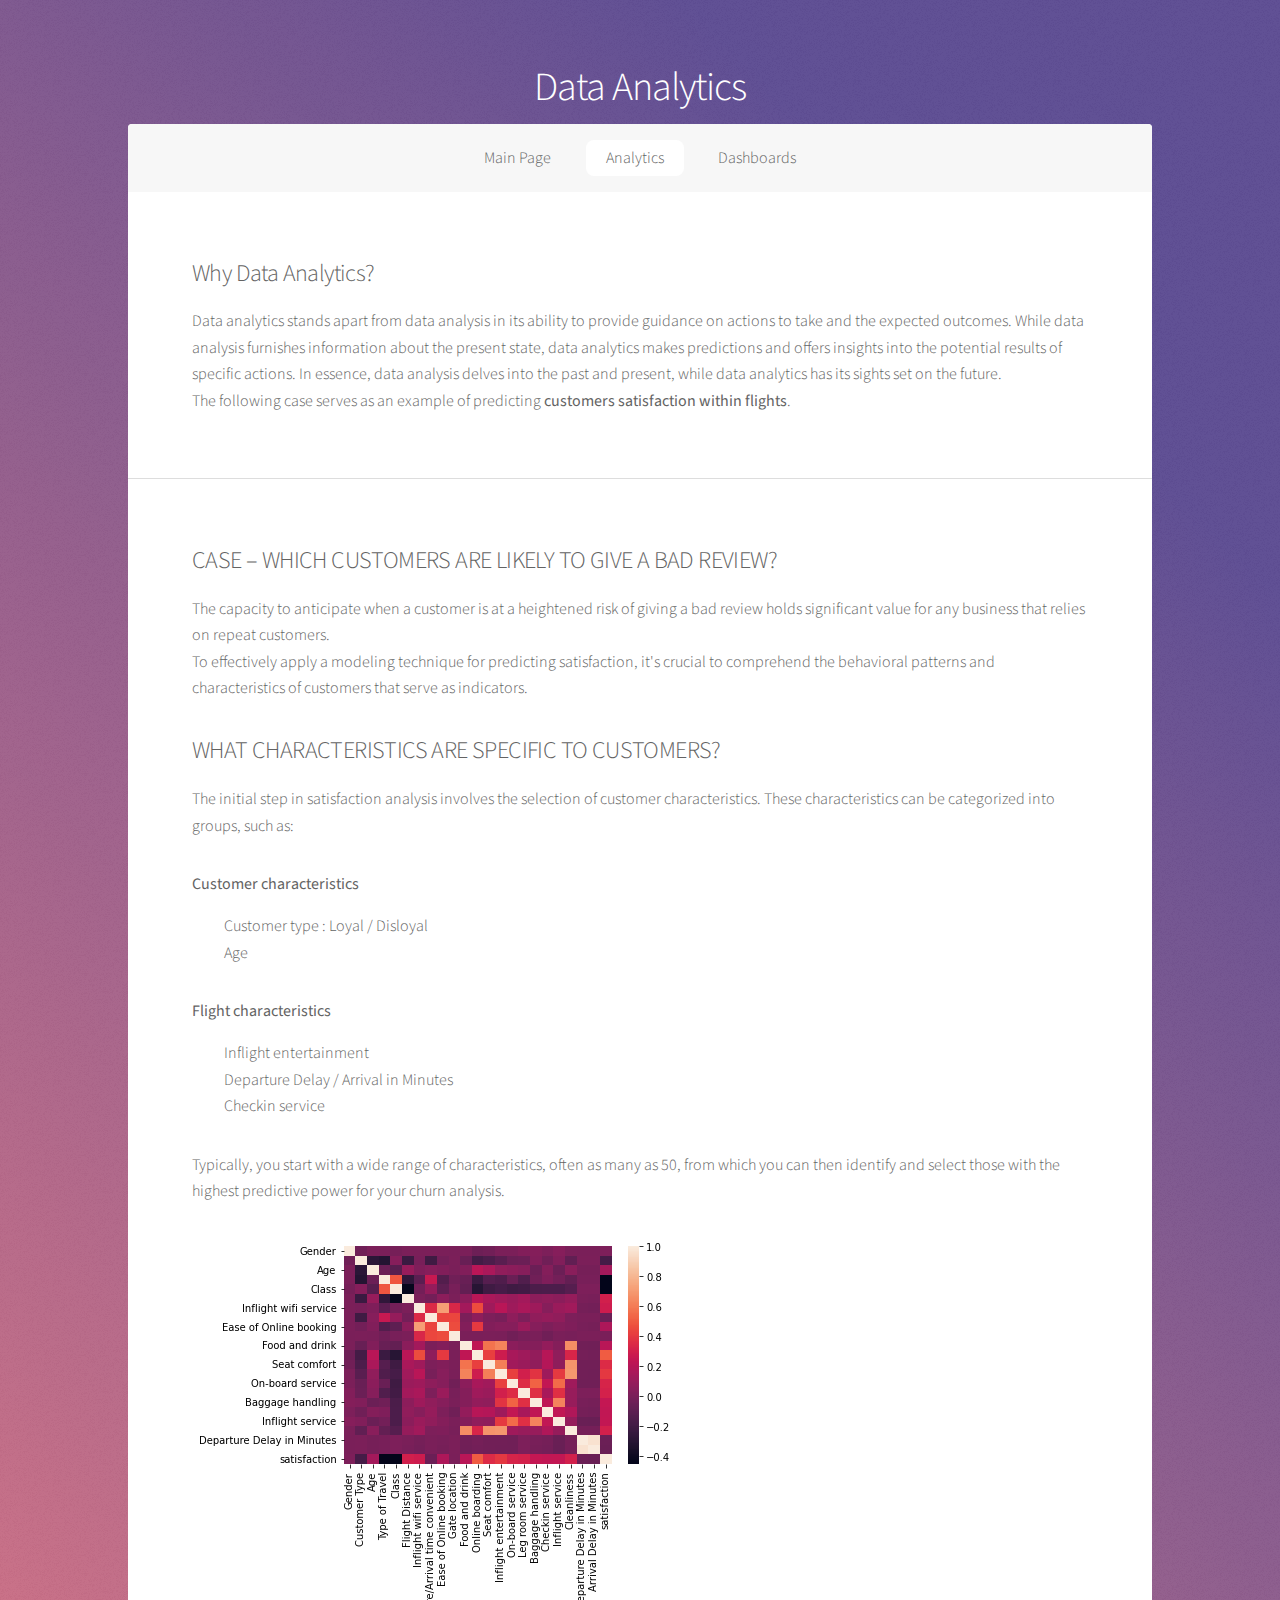
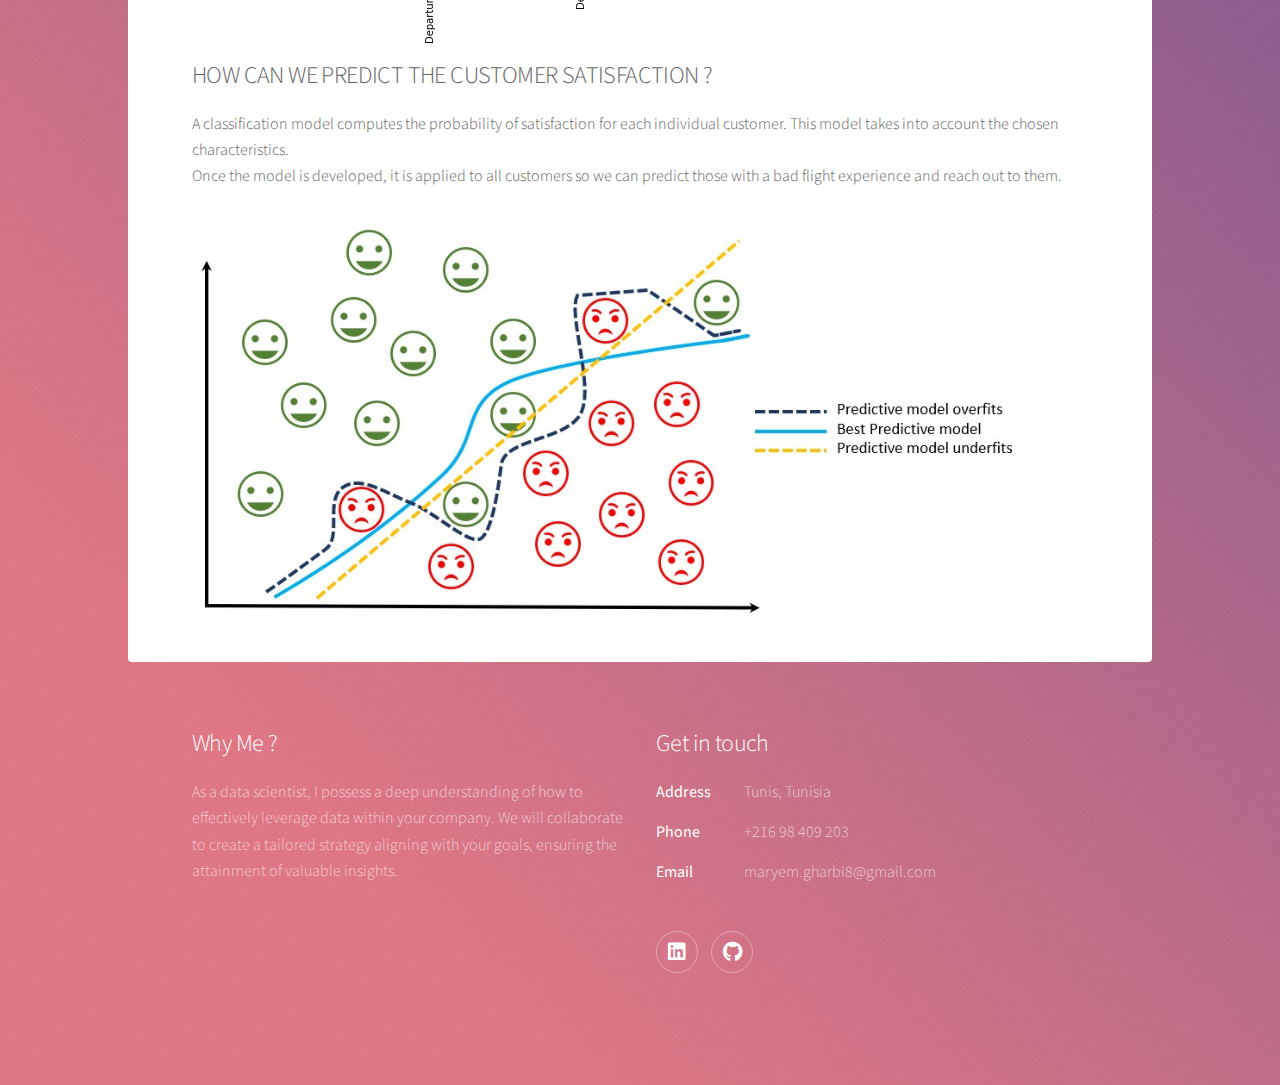
<file: analytics.html>
<!DOCTYPE HTML>
<!--
	Stellar by HTML5 UP
	html5up.net | @ajlkn
	Free for personal and commercial use under the CCA 3.0 license (html5up.net/license)
-->
<html>
	<head>
		<title>analytics</title>
		<meta charset="utf-8" />
		<meta name="viewport" content="width=device-width, initial-scale=1, user-scalable=no" />
		<link rel="stylesheet" href="assets/css/main.css" />
		<noscript><link rel="stylesheet" href="assets/css/noscript.css" /></noscript>
	</head>
	<body class="is-preload">

		<!-- Wrapper -->
			<div id="wrapper">

				<!-- Header -->
					<header id="header">
						<h1>Data Analytics</h1>
						
						
					</header>
					<!-- Nav -->
					<nav id="nav">
						<ul>
							<li><a href="index.html" >Main Page</a></li>
							<li><a href="analytics.html" class="active">Analytics</a></li>
							<li><a href="dashboard.html">Dashboards</a></li>
							
						</ul>
					</nav>
					

				<!-- Main -->
					<div id="main">
                      
						<!-- Content -->
						
							<section id="content" class="main">
									
								<h2>Why Data Analytics?</h2>
								<p>
									Data analytics stands apart from data analysis in its ability to provide guidance on actions to take and the expected outcomes. While data analysis furnishes information about the present state, data analytics makes predictions and offers insights into the potential results of specific actions. In essence, data analysis delves into the past and present, while data analytics has its sights set on the future.</br>
									
									The following case serves as an example of predicting <b>customers satisfaction within flights</b>.
								</p>
								
								
							</section>
							<!-- Content -->
							<section id="content" class="main">
								
								<h2>CASE – WHICH CUSTOMERS ARE LIKELY TO GIVE A BAD REVIEW?</h2>
								<p>
									The capacity to anticipate when a customer is at a heightened risk of giving a bad review holds significant value for any business that relies on repeat customers.</br>
								    
                                    To effectively apply a modeling technique for predicting satisfaction, it's crucial to comprehend the behavioral patterns and characteristics of customers that serve as indicators.
								</p>
								<h2>WHAT CHARACTERISTICS ARE SPECIFIC TO CUSTOMERS?</h2>
								<p>The initial step in satisfaction analysis involves the selection of customer characteristics. These characteristics can be categorized into groups, such as: </br>
								     
									
								</p>
								
								<dl>
									<dt>Customer characteristics</dt>
									<dd>Customer type : Loyal / Disloyal</dd>
									<dd>Age</dd>
									
								</dl>

								<dl>
									<dt>Flight characteristics</dt>
									<dd>Inflight entertainment</dd>
									<dd>Departure Delay / Arrival in Minutes</dd>
									<dd>Checkin service</dd>
								</dl>

								  <p> 
									
									Typically, you start with a wide range of characteristics, often as many as 50, from which you can then identify and select those with the highest predictive power for your churn analysis.</p>
									<span class="image"><img src="images/output.png" alt=""  /></span>
								
									<h2>HOW CAN WE PREDICT THE CUSTOMER SATISFACTION ?</h2>

								<p>A classification model computes the probability of satisfaction for each individual customer. This model takes into account the chosen characteristics. </br>
									Once the model is developed, it is applied to all customers so we can predict those with a bad flight experience and reach out to them.</p>
									
									<span class="image"><img src="images/Fig-2-1.jpg" height="400" alt=""  /></span>
							</section>

					</div>

				
				<!-- Footer -->
				<footer id="footer">
					<section>
						<h2>Why Me ?</h2>
						<p>As a data scientist, I possess a deep understanding of how to effectively leverage data within your company. We will collaborate to create a tailored strategy aligning with your goals, ensuring the attainment of valuable insights.</p>
						
					</section>
					<section>
						<h2>Get in touch</h2>
						<dl class="alt">
							<dt>Address</dt>
							<dd>Tunis, Tunisia</dd>
							<dt>Phone</dt>
							<dd>+216 98 409 203</dd>
							<dt>Email</dt>
							<dd>maryem.gharbi8@gmail.com</dd>
						</dl>
						<ul class="icons">
							<li><a href="https://www.linkedin.com/in/maryem-gharbi-369660208" class="icon brands fa-linkedin alt"><span class="label">Linkedin</span></a></li>
							<li><a href="https://www.github.com/MaryemGha" class="icon brands fa-github alt"><span class="label">GitHub</span></a></li>
							
						</ul>
					</section>
				
				</footer>

			</div>

		<!-- Scripts -->
			<script src="assets/js/jquery.min.js"></script>
			<script src="assets/js/jquery.scrollex.min.js"></script>
			<script src="assets/js/jquery.scrolly.min.js"></script>
			<script src="assets/js/browser.min.js"></script>
			<script src="assets/js/breakpoints.min.js"></script>
			<script src="assets/js/util.js"></script>
			<script src="assets/js/main.js"></script>

	</body>
</html>
</file>
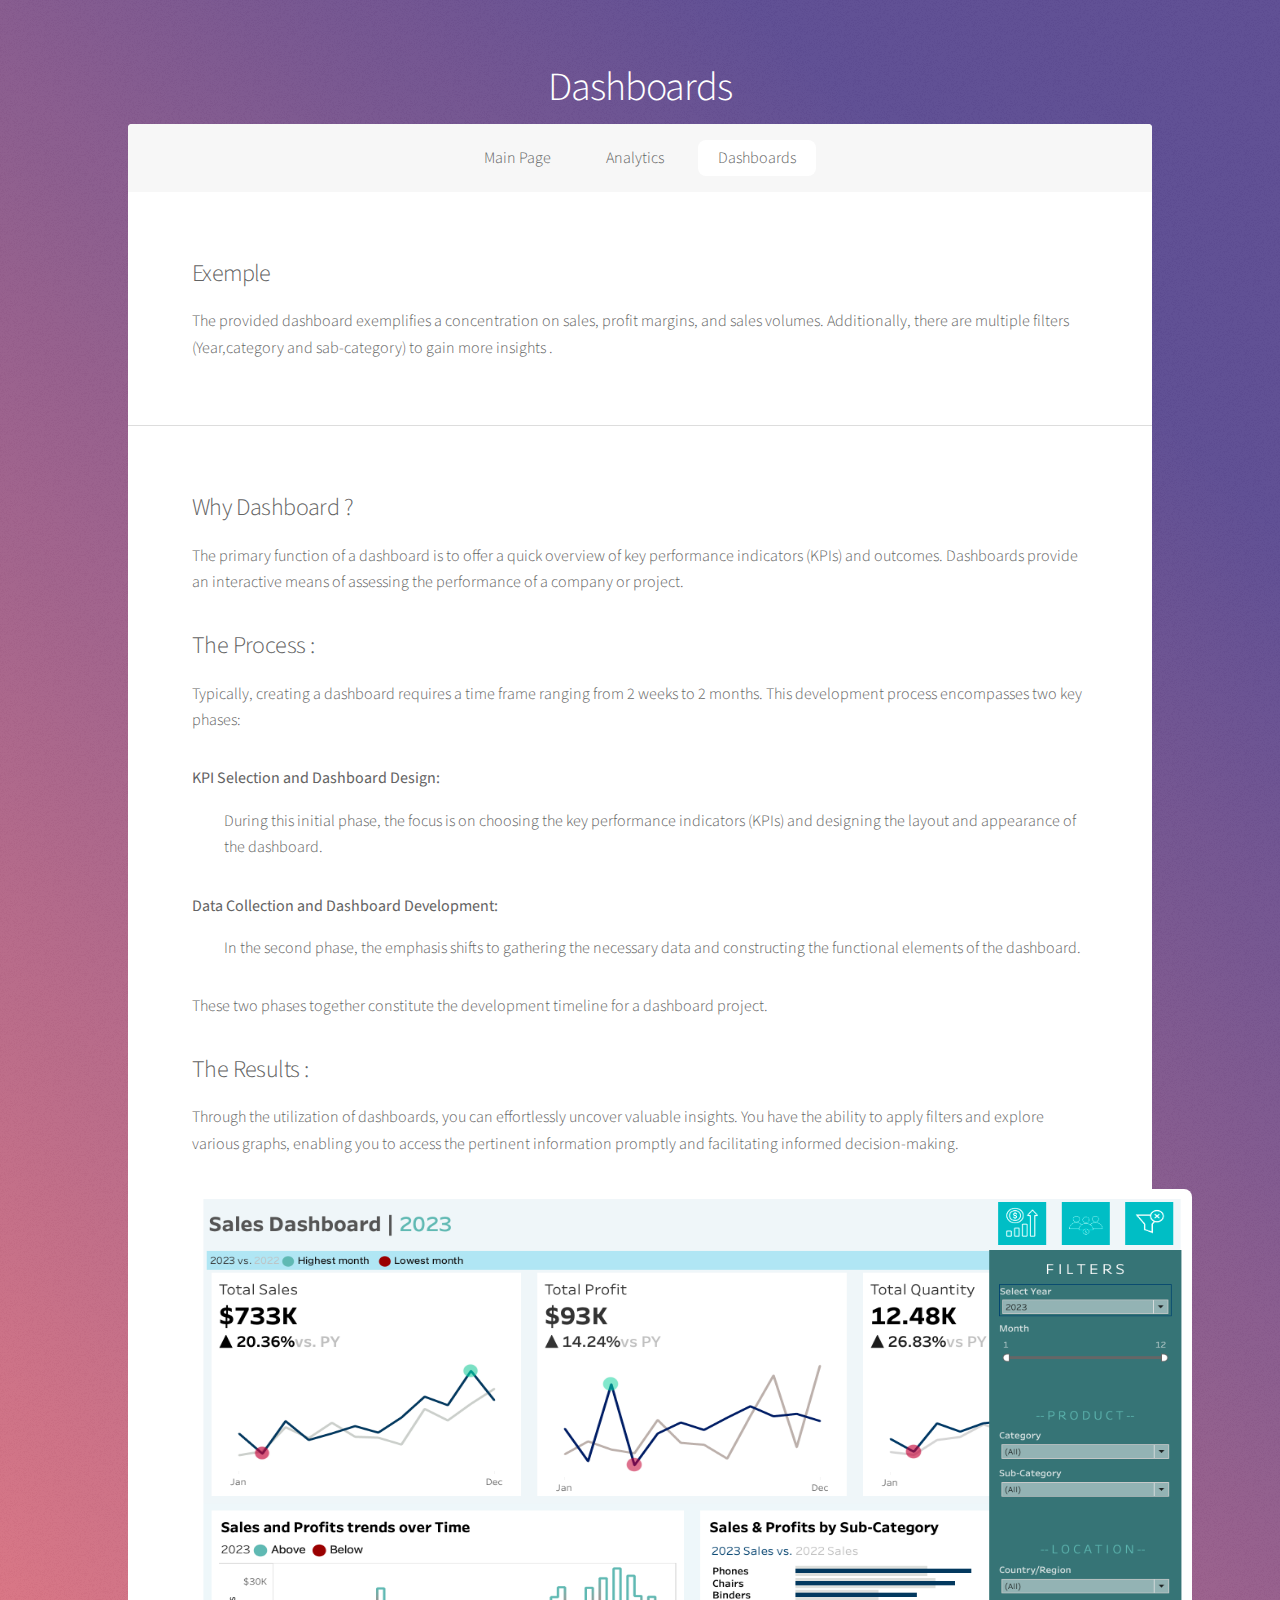
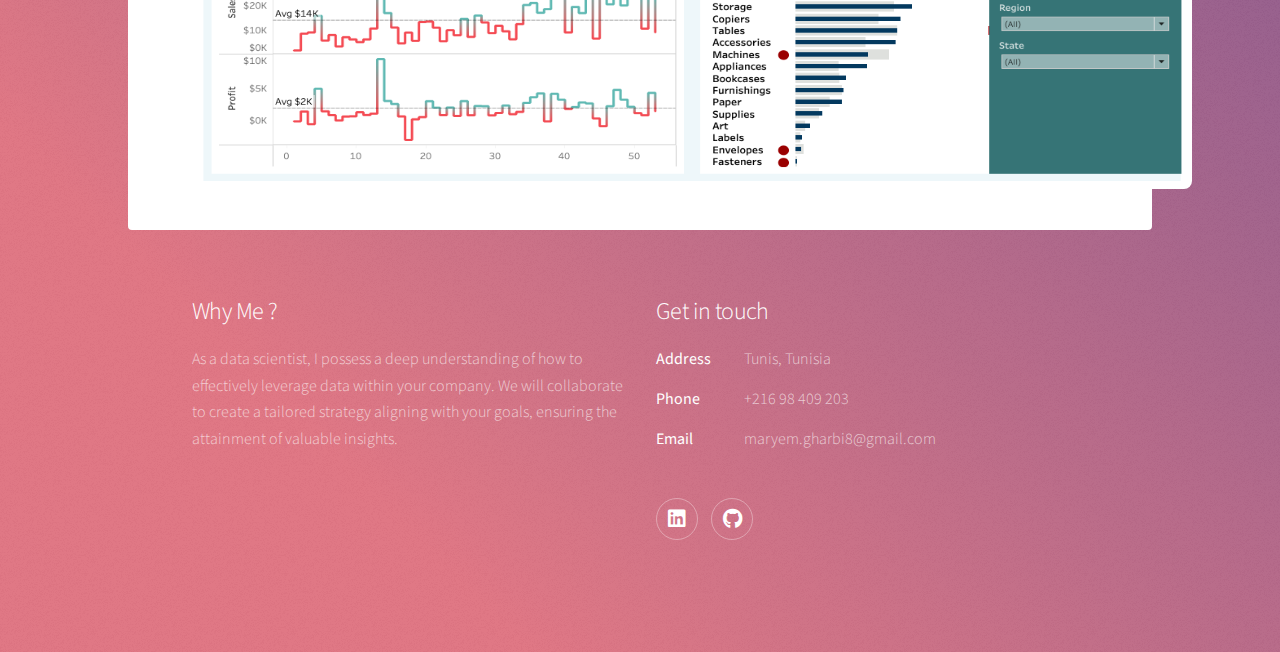
<file: dashboard.html>
<!DOCTYPE HTML>
<!--
	Stellar by HTML5 UP
	html5up.net | @ajlkn
	Free for personal and commercial use under the CCA 3.0 license (html5up.net/license)
-->
<html>
	<head>
		<title>Dashboard</title>
		<meta charset="utf-8" />
		<meta name="viewport" content="width=device-width, initial-scale=1, user-scalable=no" />
		<link rel="stylesheet" href="assets/css/main.css" />
		<noscript><link rel="stylesheet" href="assets/css/noscript.css" /></noscript>
	</head>
	<body class="is-preload">

		<!-- Wrapper -->
			<div id="wrapper">

				<!-- Header -->
					<header id="header">
						<h1>Dashboards</h1>
						
					</header>
					<!-- Nav -->
					<nav id="nav">
						<ul>
							<li><a href="index.html" >Main Page</a></li>
							<li><a href="analytics.html" >Analytics</a></li>
							<li><a href="dashboard.html" class="active">Dashboards</a></li>
							
						</ul>
					</nav>

				<!-- Main -->
					<div id="main">

						<!-- Content -->
							<section id="content" class="main">
								
								<h2>Exemple</h2>
								<p>
									The provided dashboard exemplifies a concentration on sales, profit margins, and sales volumes.  Additionally, there are multiple filters (Year,category and sab-category) to gain more insights .
								</p>
								
								
							</section>
							<!-- Content -->
							<section id="content" class="main">
								
								<h2>Why Dashboard ?</h2>
								<p>
									The primary function of a dashboard is to offer a quick overview of key performance indicators (KPIs) and outcomes. Dashboards provide an interactive means of assessing the performance of a company or project.
								</p>
								<h2>The Process :</h2>
								<p>
									Typically, creating a dashboard requires a time frame ranging from 2 weeks to 2 months. This development process encompasses two key phases:
								     
									
								</p>
								
								<dl>
									<dt>KPI Selection and Dashboard Design:</dt>
									<dd> During this initial phase, the focus is on choosing the key performance indicators (KPIs) and designing the layout and appearance of the dashboard.</dd>
									
									
								</dl>

								<dl>
									<dt>Data Collection and Dashboard Development:</dt>
									<dd> In the second phase, the emphasis shifts to gathering the necessary data and constructing the functional elements of the dashboard.</dd>
									
								</dl>

								  <p> 
									
									These two phases together constitute the development timeline for a dashboard project. </p>
								
									<h2>The Results :</h2>

								<p>Through the utilization of dashboards, you can effortlessly uncover valuable insights. You have the ability to apply filters and explore various graphs, enabling you to access the pertinent information promptly and facilitating informed decision-making.</p>
									
								<span class="image"><img src="images/Dashboard1.png" height="600" width="1000" alt=""  >
									
							</section>

					</div>

				
				<!-- Footer -->
				<footer id="footer">
					<section>
						<h2>Why Me ?</h2>
						<p>As a data scientist, I possess a deep understanding of how to effectively leverage data within your company. We will collaborate to create a tailored strategy aligning with your goals, ensuring the attainment of valuable insights.</p>
						
					</section>
					<section>
						<h2>Get in touch</h2>
						<dl class="alt">
							<dt>Address</dt>
							<dd>Tunis, Tunisia</dd>
							<dt>Phone</dt>
							<dd>+216 98 409 203</dd>
							<dt>Email</dt>
							<dd>maryem.gharbi8@gmail.com</dd>
						</dl>
						<ul class="icons">
							<li><a href="https://www.linkedin.com/in/maryem-gharbi-369660208" class="icon brands fa-linkedin alt"><span class="label">Linkedin</span></a></li>
							<li><a href="https://www.github.com/MaryemGha" class="icon brands fa-github alt"><span class="label">GitHub</span></a></li>
							
						</ul>
					</section>
					
				</footer>

			</div>

		<!-- Scripts -->
			<script src="assets/js/jquery.min.js"></script>
			<script src="assets/js/jquery.scrollex.min.js"></script>
			<script src="assets/js/jquery.scrolly.min.js"></script>
			<script src="assets/js/browser.min.js"></script>
			<script src="assets/js/breakpoints.min.js"></script>
			<script src="assets/js/util.js"></script>
			<script src="assets/js/main.js"></script>

	</body>
</html>
</file>
<file: assets/css/noscript.css>
/*
	Stellar by HTML5 UP
	html5up.net | @ajlkn
	Free for personal and commercial use under the CCA 3.0 license (html5up.net/license)
*/

/* Header */

	body.is-preload #header.alt > * {
		opacity: 1;
	}

	body.is-preload #header.alt .logo {
		-moz-transform: none;
		-webkit-transform: none;
		-ms-transform: none;
		transform: none;
	}
</file>
<file: assets/css/main.css>
@import url(fontawesome-all.min.css);
@import 'https://fonts.googleapis.com/css?family=Source+Sans+Pro:300,400';

/*
	Stellar by HTML5 UP
	html5up.net | @ajlkn
	Free for personal and commercial use under the CCA 3.0 license (html5up.net/license)
*/

html, body, div, span, applet, object,
iframe, h1, h2, h3, h4, h5, h6, p, blockquote,
pre, a, abbr, acronym, address, big, cite,
code, del, dfn, em, img, ins, kbd, q, s, samp,
small, strike, strong, sub, sup, tt, var, b,
u, i, center, dl, dt, dd, ol, ul, li, fieldset,
form, label, legend, table, caption, tbody,
tfoot, thead, tr, th, td, article, aside,
canvas, details, embed, figure, figcaption,
footer, header, hgroup, menu, nav, output, ruby,
section, summary, time, mark, audio, video {
	margin: 0;
	padding: 0;
	border: 0;
	font-size: 100%;
	font: inherit;
	vertical-align: baseline;}

article, aside, details, figcaption, figure,
footer, header, hgroup, menu, nav, section {
	display: block;}

body {
	line-height: 1;
}

ol, ul {
	list-style: none;
}

blockquote, q {
	quotes: none;
}

	blockquote:before, blockquote:after, q:before, q:after {
		content: '';
		content: none;
	}

table {
	border-collapse: collapse;
	border-spacing: 0;
}

body {
	-webkit-text-size-adjust: none;
}

mark {
	background-color: transparent;
	color: inherit;
}

input::-moz-focus-inner {
	border: 0;
	padding: 0;
}

input, select, textarea {
	-moz-appearance: none;
	-webkit-appearance: none;
	-ms-appearance: none;
	appearance: none;
}

/* Basic */

	@-ms-viewport {
		width: device-width;
	}

	body {
		-ms-overflow-style: scrollbar;
	}

	@media screen and (max-width: 480px) {

		html, body {
			min-width: 320px;
		}

	}

	html {
		box-sizing: border-box;
	}

	*, *:before, *:after {
		box-sizing: inherit;
	}

	body {
		background-color: #935d8c;
		background-image: url("images/overlay.png"), -moz-linear-gradient(45deg, #e37682 15%, #5f4d93 85%);
		background-image: url("images/overlay.png"), -webkit-linear-gradient(45deg, #e37682 15%, #5f4d93 85%);
		background-image: url("images/overlay.png"), -ms-linear-gradient(45deg, #e37682 15%, #5f4d93 85%);
		background-image: url("images/overlay.png"), linear-gradient(45deg, #e37682 15%, #5f4d93 85%);
	}

		body.is-preload *, body.is-preload *:before, body.is-preload *:after {
			-moz-animation: none !important;
			-webkit-animation: none !important;
			-ms-animation: none !important;
			animation: none !important;
			-moz-transition: none !important;
			-webkit-transition: none !important;
			-ms-transition: none !important;
			transition: none !important;
		}

/* Type */

	body {
		background-color: #935d8c;
		color: rgba(255, 255, 255, 0.65);
	}

	body, input, select, textarea {
		font-family: "Source Sans Pro", Helvetica, sans-serif;
		font-size: 17pt;
		font-weight: 300;
		line-height: 1.65;
	}

		@media screen and (max-width: 1680px) {

			body, input, select, textarea {
				font-size: 14pt;
			}

		}

		@media screen and (max-width: 1280px) {

			body, input, select, textarea {
				font-size: 12pt;
			}

		}

		@media screen and (max-width: 360px) {

			body, input, select, textarea {
				font-size: 11pt;
			}

		}

	a {
		-moz-transition: color 0.2s ease, border-bottom 0.2s ease;
		-webkit-transition: color 0.2s ease, border-bottom 0.2s ease;
		-ms-transition: color 0.2s ease, border-bottom 0.2s ease;
		transition: color 0.2s ease, border-bottom 0.2s ease;
		text-decoration: none;
		border-bottom: dotted 1px;
		color: inherit;
	}

		a:hover {
			border-bottom-color: transparent;
		}

	strong, b {
		font-weight: 400;
	}

	em, i {
		font-style: italic;
	}

	p {
		margin: 0 0 2em 0;
	}

		p.content {
			-moz-columns: 20em 2;
			-webkit-columns: 20em 2;
			-ms-columns: 20em 2;
			columns: 20em 2;
			-moz-column-gap: 2em;
			-webkit-column-gap: 2em;
			-ms-column-gap: 2em;
			column-gap: 2em;
			text-align: justify;
		}

	h1, h2, h3, h4, h5, h6 {
		font-weight: 300;
		line-height: 1.5;
		margin: 0 0 0.7em 0;
		letter-spacing: -0.025em;
	}

		h1 a, h2 a, h3 a, h4 a, h5 a, h6 a {
			color: inherit;
			text-decoration: none;
		}

	h1 {
		font-size: 2.5em;
		line-height: 1.2;
	}

	h2 {
		font-size: 1.5em;
	}

	h3 {
		font-size: 1.25em;
	}

	h4 {
		font-size: 1.1em;
	}

	h5 {
		font-size: 0.9em;
	}

	h6 {
		font-size: 0.7em;
	}

	@media screen and (max-width: 736px) {

		h1 {
			font-size: 2em;
		}

	}

	sub {
		font-size: 0.8em;
		position: relative;
		top: 0.5em;
	}

	sup {
		font-size: 0.8em;
		position: relative;
		top: -0.5em;
	}

	blockquote {
		border-left: solid 4px;
		font-style: italic;
		margin: 0 0 2em 0;
		padding: 0.5em 0 0.5em 2em;
	}

	code {
		border-radius: 8px;
		border: solid 1px;
		font-family: "Courier New", monospace;
		font-size: 0.9em;
		margin: 0 0.25em;
		padding: 0.25em 0.65em;
	}

	pre {
		-webkit-overflow-scrolling: touch;
		font-family: "Courier New", monospace;
		font-size: 0.9em;
		margin: 0 0 2em 0;
	}

		pre code {
			display: block;
			line-height: 1.75;
			padding: 1em 1.5em;
			overflow-x: auto;
		}

	hr {
		border: 0;
		border-bottom: solid 1px;
		margin: 2em 0;
	}

		hr.major {
			margin: 3em 0;
		}

	.align-left {
		text-align: left;
	}

	.align-center {
		text-align: center;
	}

	.align-right {
		text-align: right;
	}

	input, select, textarea {
		color: #ffffff;
	}

	a:hover {
		color: #ffffff;
	}

	strong, b {
		color: #ffffff;
	}

	h1, h2, h3, h4, h5, h6 {
		color: #ffffff;
	}

	blockquote {
		border-left-color: rgba(255, 255, 255, 0.35);
	}

	code {
		background: rgba(255, 255, 255, 0.075);
		border-color: rgba(255, 255, 255, 0.35);
	}

	hr {
		border-bottom-color: rgba(255, 255, 255, 0.35);
	}

/* Row */

	.row {
		display: flex;
		flex-wrap: wrap;
		box-sizing: border-box;
		align-items: stretch;
	}

		.row > * {
			box-sizing: border-box;
		}

		.row.gtr-uniform > * > :last-child {
			margin-bottom: 0;
		}

		.row.aln-left {
			justify-content: flex-start;
		}

		.row.aln-center {
			justify-content: center;
		}

		.row.aln-right {
			justify-content: flex-end;
		}

		.row.aln-top {
			align-items: flex-start;
		}

		.row.aln-middle {
			align-items: center;
		}

		.row.aln-bottom {
			align-items: flex-end;
		}

		.row > .imp {
			order: -1;
		}

		.row > .col-1 {
			width: 8.33333%;
		}

		.row > .off-1 {
			margin-left: 8.33333%;
		}

		.row > .col-2 {
			width: 16.66667%;
		}

		.row > .off-2 {
			margin-left: 16.66667%;
		}

		.row > .col-3 {
			width: 25%;
		}

		.row > .off-3 {
			margin-left: 25%;
		}

		.row > .col-4 {
			width: 33.33333%;
		}

		.row > .off-4 {
			margin-left: 33.33333%;
		}

		.row > .col-5 {
			width: 41.66667%;
		}

		.row > .off-5 {
			margin-left: 41.66667%;
		}

		.row > .col-6 {
			width: 50%;
		}

		.row > .off-6 {
			margin-left: 50%;
		}

		.row > .col-7 {
			width: 58.33333%;
		}

		.row > .off-7 {
			margin-left: 58.33333%;
		}

		.row > .col-8 {
			width: 66.66667%;
		}

		.row > .off-8 {
			margin-left: 66.66667%;
		}

		.row > .col-9 {
			width: 75%;
		}

		.row > .off-9 {
			margin-left: 75%;
		}

		.row > .col-10 {
			width: 83.33333%;
		}

		.row > .off-10 {
			margin-left: 83.33333%;
		}

		.row > .col-11 {
			width: 91.66667%;
		}

		.row > .off-11 {
			margin-left: 91.66667%;
		}

		.row > .col-12 {
			width: 100%;
		}

		.row > .off-12 {
			margin-left: 100%;
		}

		.row.gtr-0 {
			margin-top: 0;
			margin-left: 0em;
		}

			.row.gtr-0 > * {
				padding: 0 0 0 0em;
			}

			.row.gtr-0.gtr-uniform {
				margin-top: 0em;
			}

				.row.gtr-0.gtr-uniform > * {
					padding-top: 0em;
				}

		.row.gtr-25 {
			margin-top: 0;
			margin-left: -0.375em;
		}

			.row.gtr-25 > * {
				padding: 0 0 0 0.375em;
			}

			.row.gtr-25.gtr-uniform {
				margin-top: -0.375em;
			}

				.row.gtr-25.gtr-uniform > * {
					padding-top: 0.375em;
				}

		.row.gtr-50 {
			margin-top: 0;
			margin-left: -0.75em;
		}

			.row.gtr-50 > * {
				padding: 0 0 0 0.75em;
			}

			.row.gtr-50.gtr-uniform {
				margin-top: -0.75em;
			}

				.row.gtr-50.gtr-uniform > * {
					padding-top: 0.75em;
				}

		.row {
			margin-top: 0;
			margin-left: -1.5em;
		}

			.row > * {
				padding: 0 0 0 1.5em;
			}

			.row.gtr-uniform {
				margin-top: -1.5em;
			}

				.row.gtr-uniform > * {
					padding-top: 1.5em;
				}

		.row.gtr-150 {
			margin-top: 0;
			margin-left: -2.25em;
		}

			.row.gtr-150 > * {
				padding: 0 0 0 2.25em;
			}

			.row.gtr-150.gtr-uniform {
				margin-top: -2.25em;
			}

				.row.gtr-150.gtr-uniform > * {
					padding-top: 2.25em;
				}

		.row.gtr-200 {
			margin-top: 0;
			margin-left: -3em;
		}

			.row.gtr-200 > * {
				padding: 0 0 0 3em;
			}

			.row.gtr-200.gtr-uniform {
				margin-top: -3em;
			}

				.row.gtr-200.gtr-uniform > * {
					padding-top: 3em;
				}

		@media screen and (max-width: 1680px) {

			.row {
				display: flex;
				flex-wrap: wrap;
				box-sizing: border-box;
				align-items: stretch;
			}

				.row > * {
					box-sizing: border-box;
				}

				.row.gtr-uniform > * > :last-child {
					margin-bottom: 0;
				}

				.row.aln-left {
					justify-content: flex-start;
				}

				.row.aln-center {
					justify-content: center;
				}

				.row.aln-right {
					justify-content: flex-end;
				}

				.row.aln-top {
					align-items: flex-start;
				}

				.row.aln-middle {
					align-items: center;
				}

				.row.aln-bottom {
					align-items: flex-end;
				}

				.row > .imp-xlarge {
					order: -1;
				}

				.row > .col-1-xlarge {
					width: 8.33333%;
				}

				.row > .off-1-xlarge {
					margin-left: 8.33333%;
				}

				.row > .col-2-xlarge {
					width: 16.66667%;
				}

				.row > .off-2-xlarge {
					margin-left: 16.66667%;
				}

				.row > .col-3-xlarge {
					width: 25%;
				}

				.row > .off-3-xlarge {
					margin-left: 25%;
				}

				.row > .col-4-xlarge {
					width: 33.33333%;
				}

				.row > .off-4-xlarge {
					margin-left: 33.33333%;
				}

				.row > .col-5-xlarge {
					width: 41.66667%;
				}

				.row > .off-5-xlarge {
					margin-left: 41.66667%;
				}

				.row > .col-6-xlarge {
					width: 50%;
				}

				.row > .off-6-xlarge {
					margin-left: 50%;
				}

				.row > .col-7-xlarge {
					width: 58.33333%;
				}

				.row > .off-7-xlarge {
					margin-left: 58.33333%;
				}

				.row > .col-8-xlarge {
					width: 66.66667%;
				}

				.row > .off-8-xlarge {
					margin-left: 66.66667%;
				}

				.row > .col-9-xlarge {
					width: 75%;
				}

				.row > .off-9-xlarge {
					margin-left: 75%;
				}

				.row > .col-10-xlarge {
					width: 83.33333%;
				}

				.row > .off-10-xlarge {
					margin-left: 83.33333%;
				}

				.row > .col-11-xlarge {
					width: 91.66667%;
				}

				.row > .off-11-xlarge {
					margin-left: 91.66667%;
				}

				.row > .col-12-xlarge {
					width: 100%;
				}

				.row > .off-12-xlarge {
					margin-left: 100%;
				}

				.row.gtr-0 {
					margin-top: 0;
					margin-left: 0em;
				}

					.row.gtr-0 > * {
						padding: 0 0 0 0em;
					}

					.row.gtr-0.gtr-uniform {
						margin-top: 0em;
					}

						.row.gtr-0.gtr-uniform > * {
							padding-top: 0em;
						}

				.row.gtr-25 {
					margin-top: 0;
					margin-left: -0.375em;
				}

					.row.gtr-25 > * {
						padding: 0 0 0 0.375em;
					}

					.row.gtr-25.gtr-uniform {
						margin-top: -0.375em;
					}

						.row.gtr-25.gtr-uniform > * {
							padding-top: 0.375em;
						}

				.row.gtr-50 {
					margin-top: 0;
					margin-left: -0.75em;
				}

					.row.gtr-50 > * {
						padding: 0 0 0 0.75em;
					}

					.row.gtr-50.gtr-uniform {
						margin-top: -0.75em;
					}

						.row.gtr-50.gtr-uniform > * {
							padding-top: 0.75em;
						}

				.row {
					margin-top: 0;
					margin-left: -1.5em;
				}

					.row > * {
						padding: 0 0 0 1.5em;
					}

					.row.gtr-uniform {
						margin-top: -1.5em;
					}

						.row.gtr-uniform > * {
							padding-top: 1.5em;
						}

				.row.gtr-150 {
					margin-top: 0;
					margin-left: -2.25em;
				}

					.row.gtr-150 > * {
						padding: 0 0 0 2.25em;
					}

					.row.gtr-150.gtr-uniform {
						margin-top: -2.25em;
					}

						.row.gtr-150.gtr-uniform > * {
							padding-top: 2.25em;
						}

				.row.gtr-200 {
					margin-top: 0;
					margin-left: -3em;
				}

					.row.gtr-200 > * {
						padding: 0 0 0 3em;
					}

					.row.gtr-200.gtr-uniform {
						margin-top: -3em;
					}

						.row.gtr-200.gtr-uniform > * {
							padding-top: 3em;
						}

		}

		@media screen and (max-width: 1280px) {

			.row {
				display: flex;
				flex-wrap: wrap;
				box-sizing: border-box;
				align-items: stretch;
			}

				.row > * {
					box-sizing: border-box;
				}

				.row.gtr-uniform > * > :last-child {
					margin-bottom: 0;
				}

				.row.aln-left {
					justify-content: flex-start;
				}

				.row.aln-center {
					justify-content: center;
				}

				.row.aln-right {
					justify-content: flex-end;
				}

				.row.aln-top {
					align-items: flex-start;
				}

				.row.aln-middle {
					align-items: center;
				}

				.row.aln-bottom {
					align-items: flex-end;
				}

				.row > .imp-large {
					order: -1;
				}

				.row > .col-1-large {
					width: 8.33333%;
				}

				.row > .off-1-large {
					margin-left: 8.33333%; 
				}

				.row > .col-2-large {
					width: 16.66667%;
				}

				.row > .off-2-large {
					margin-left: 16.66667%;
				}

				.row > .col-3-large {
					width: 25%;
				}

				.row > .off-3-large {
					margin-left: 25%;
				}

				.row > .col-4-large {
					width: 33.33333%;
				}

				.row > .off-4-large {
					margin-left: 33.33333%;
				}

				.row > .col-5-large {
					width: 41.66667%;
				}

				.row > .off-5-large {
					margin-left: 41.66667%;
				}

				.row > .col-6-large {
					width: 50%;
				}

				.row > .off-6-large {
					margin-left: 50%;
				}

				.row > .col-7-large {
					width: 58.33333%;
				}

				.row > .off-7-large {
					margin-left: 58.33333%;
				}

				.row > .col-8-large {
					width: 66.66667%;
				}

				.row > .off-8-large {
					margin-left: 66.66667%;
				}

				.row > .col-9-large {
					width: 75%;
				}

				.row > .off-9-large {
					margin-left: 75%;
				}

				.row > .col-10-large {
					width: 83.33333%;
				}

				.row > .off-10-large {
					margin-left: 83.33333%;
				}

				.row > .col-11-large {
					width: 91.66667%;
				}

				.row > .off-11-large {
					margin-left: 91.66667%;
				}

				.row > .col-12-large {
					width: 100%;
				}

				.row > .off-12-large {
					margin-left: 100%;
				}

				.row.gtr-0 {
					margin-top: 0;
					margin-left: 0em;
				}

					.row.gtr-0 > * {
						padding: 0 0 0 0em;
					}

					.row.gtr-0.gtr-uniform {
						margin-top: 0em;
					}

						.row.gtr-0.gtr-uniform > * {
							padding-top: 0em;
						}

				.row.gtr-25 {
					margin-top: 0;
					margin-left: -0.375em;
				}

					.row.gtr-25 > * {
						padding: 0 0 0 0.375em;
					}

					.row.gtr-25.gtr-uniform {
						margin-top: -0.375em;
					}

						.row.gtr-25.gtr-uniform > * {
							padding-top: 0.375em;
						}

				.row.gtr-50 {
					margin-top: 0;
					margin-left: -0.75em;
				}

					.row.gtr-50 > * {
						padding: 0 0 0 0.75em;
					}

					.row.gtr-50.gtr-uniform {
						margin-top: -0.75em;
					}

						.row.gtr-50.gtr-uniform > * {
							padding-top: 0.75em;
						}

				.row {
					margin-top: 0;
					margin-left: -1.5em;
				}

					.row > * {
						padding: 0 0 0 1.5em;
					}

					.row.gtr-uniform {
						margin-top: -1.5em;
					}

						.row.gtr-uniform > * {
							padding-top: 1.5em;
						}

				.row.gtr-150 {
					margin-top: 0;
					margin-left: -2.25em;
				}

					.row.gtr-150 > * {
						padding: 0 0 0 2.25em;
					}

					.row.gtr-150.gtr-uniform {
						margin-top: -2.25em;
					}

						.row.gtr-150.gtr-uniform > * {
							padding-top: 2.25em;
						}

				.row.gtr-200 {
					margin-top: 0;
					margin-left: -3em;
				}

					.row.gtr-200 > * {
						padding: 0 0 0 3em;
					}

					.row.gtr-200.gtr-uniform {
						margin-top: -3em;
					}

						.row.gtr-200.gtr-uniform > * {
							padding-top: 3em;
						}

		}

		@media screen and (max-width: 980px) {

			.row {
				display: flex;
				flex-wrap: wrap;
				box-sizing: border-box;
				align-items: stretch;
			}

				.row > * {
					box-sizing: border-box;
				}

				.row.gtr-uniform > * > :last-child {
					margin-bottom: 0;
				}

				.row.aln-left {
					justify-content: flex-start;
				}

				.row.aln-center {
					justify-content: center;
				}

				.row.aln-right {
					justify-content: flex-end;
				}

				.row.aln-top {
					align-items: flex-start;
				}

				.row.aln-middle {
					align-items: center;
				}

				.row.aln-bottom {
					align-items: flex-end;
				}

				.row > .imp-medium {
					order: -1;
				}

				.row > .col-1-medium {
					width: 8.33333%;
				}

				.row > .off-1-medium {
					margin-left: 8.33333%;
				}

				.row > .col-2-medium {
					width: 16.66667%;
				}

				.row > .off-2-medium {
					margin-left: 16.66667%;
				}

				.row > .col-3-medium {
					width: 25%;
				}

				.row > .off-3-medium {
					margin-left: 25%;
				}

				.row > .col-4-medium {
					width: 33.33333%;
				}

				.row > .off-4-medium {
					margin-left: 33.33333%;
				}

				.row > .col-5-medium {
					width: 41.66667%;
				}

				.row > .off-5-medium {
					margin-left: 41.66667%;
				}

				.row > .col-6-medium {
					width: 50%;
				}

				.row > .off-6-medium {
					margin-left: 50%;
				}

				.row > .col-7-medium {
					width: 58.33333%;
				}

				.row > .off-7-medium {
					margin-left: 58.33333%;
				}

				.row > .col-8-medium {
					width: 66.66667%;
				}

				.row > .off-8-medium {
					margin-left: 66.66667%;
				}

				.row > .col-9-medium {
					width: 75%;
				}

				.row > .off-9-medium {
					margin-left: 75%;
				}

				.row > .col-10-medium {
					width: 83.33333%;
				}

				.row > .off-10-medium {
					margin-left: 83.33333%;
				}

				.row > .col-11-medium {
					width: 91.66667%;
				}

				.row > .off-11-medium {
					margin-left: 91.66667%;
				}

				.row > .col-12-medium {
					width: 100%;
				}

				.row > .off-12-medium {
					margin-left: 100%;
				}

				.row.gtr-0 {
					margin-top: 0;
					margin-left: 0em;
				}

					.row.gtr-0 > * {
						padding: 0 0 0 0em;
					}

					.row.gtr-0.gtr-uniform {
						margin-top: 0em;
					}

						.row.gtr-0.gtr-uniform > * {
							padding-top: 0em;
						}

				.row.gtr-25 {
					margin-top: 0;
					margin-left: -0.375em;
				}

					.row.gtr-25 > * {
						padding: 0 0 0 0.375em;
					}

					.row.gtr-25.gtr-uniform {
						margin-top: -0.375em;
					}

						.row.gtr-25.gtr-uniform > * {
							padding-top: 0.375em;
						}

				.row.gtr-50 {
					margin-top: 0;
					margin-left: -0.75em;
				}

					.row.gtr-50 > * {
						padding: 0 0 0 0.75em;
					}

					.row.gtr-50.gtr-uniform {
						margin-top: -0.75em;
					}

						.row.gtr-50.gtr-uniform > * {
							padding-top: 0.75em;
						}

				.row {
					margin-top: 0;
					margin-left: -1.5em;
				}

					.row > * {
						padding: 0 0 0 1.5em;
					}

					.row.gtr-uniform {
						margin-top: -1.5em;
					}

						.row.gtr-uniform > * {
							padding-top: 1.5em;
						}

				.row.gtr-150 {
					margin-top: 0;
					margin-left: -2.25em;
				}

					.row.gtr-150 > * {
						padding: 0 0 0 2.25em;
					}

					.row.gtr-150.gtr-uniform {
						margin-top: -2.25em;
					}

						.row.gtr-150.gtr-uniform > * {
							padding-top: 2.25em;
						}

				.row.gtr-200 {
					margin-top: 0;
					margin-left: -3em;
				}

					.row.gtr-200 > * {
						padding: 0 0 0 3em;
					}

					.row.gtr-200.gtr-uniform {
						margin-top: -3em;
					}

						.row.gtr-200.gtr-uniform > * {
							padding-top: 3em;
						}

		}

		@media screen and (max-width: 736px) {

			.row {
				display: flex;
				flex-wrap: wrap;
				box-sizing: border-box;
				align-items: stretch;
			}

				.row > * {
					box-sizing: border-box;
				}

				.row.gtr-uniform > * > :last-child {
					margin-bottom: 0;
				}

				.row.aln-left {
					justify-content: flex-start;
				}

				.row.aln-center {
					justify-content: center;
				}

				.row.aln-right {
					justify-content: flex-end;
				}

				.row.aln-top {
					align-items: flex-start;
				}

				.row.aln-middle {
					align-items: center;
				}

				.row.aln-bottom {
					align-items: flex-end;
				}

				.row > .imp-small {
					order: -1;
				}

				.row > .col-1-small {
					width: 8.33333%;
				}

				.row > .off-1-small {
					margin-left: 8.33333%;
				}

				.row > .col-2-small {
					width: 16.66667%;
				}

				.row > .off-2-small {
					margin-left: 16.66667%;
				}

				.row > .col-3-small {
					width: 25%;
				}

				.row > .off-3-small {
					margin-left: 25%;
				}

				.row > .col-4-small {
					width: 33.33333%;
				}

				.row > .off-4-small {
					margin-left: 33.33333%;
				}

				.row > .col-5-small {
					width: 41.66667%;
				}

				.row > .off-5-small {
					margin-left: 41.66667%;
				}

				.row > .col-6-small {
					width: 50%;
				}

				.row > .off-6-small {
					margin-left: 50%;
				}

				.row > .col-7-small {
					width: 58.33333%;
				}

				.row > .off-7-small {
					margin-left: 58.33333%;
				}

				.row > .col-8-small {
					width: 66.66667%;
				}

				.row > .off-8-small {
					margin-left: 66.66667%;
				}

				.row > .col-9-small {
					width: 75%;
				}

				.row > .off-9-small {
					margin-left: 75%;
				}

				.row > .col-10-small {
					width: 83.33333%;
				}

				.row > .off-10-small {
					margin-left: 83.33333%;
				}

				.row > .col-11-small {
					width: 91.66667%;
				}

				.row > .off-11-small {
					margin-left: 91.66667%;
				}

				.row > .col-12-small {
					width: 100%;
				}

				.row > .off-12-small {
					margin-left: 100%;
				}

				.row.gtr-0 {
					margin-top: 0;
					margin-left: 0em;
				}

					.row.gtr-0 > * {
						padding: 0 0 0 0em;
					}

					.row.gtr-0.gtr-uniform {
						margin-top: 0em;
					}

						.row.gtr-0.gtr-uniform > * {
							padding-top: 0em;
						}

				.row.gtr-25 {
					margin-top: 0;
					margin-left: -0.25em;
				}

					.row.gtr-25 > * {
						padding: 0 0 0 0.25em;
					}

					.row.gtr-25.gtr-uniform {
						margin-top: -0.25em;
					}

						.row.gtr-25.gtr-uniform > * {
							padding-top: 0.25em;
						}

				.row.gtr-50 {
					margin-top: 0;
					margin-left: -0.5em;
				}

					.row.gtr-50 > * {
						padding: 0 0 0 0.5em;
					}

					.row.gtr-50.gtr-uniform {
						margin-top: -0.5em;
					}

						.row.gtr-50.gtr-uniform > * {
							padding-top: 0.5em;
						}

				.row {
					margin-top: 0;
					margin-left: -1em;
				}

					.row > * {
						padding: 0 0 0 1em;
					}

					.row.gtr-uniform {
						margin-top: -1em;
					}

						.row.gtr-uniform > * {
							padding-top: 1em;
						}

				.row.gtr-150 {
					margin-top: 0;
					margin-left: -1.5em;
				}

					.row.gtr-150 > * {
						padding: 0 0 0 1.5em;
					}

					.row.gtr-150.gtr-uniform {
						margin-top: -1.5em;
					}

						.row.gtr-150.gtr-uniform > * {
							padding-top: 1.5em;
						}

				.row.gtr-200 {
					margin-top: 0;
					margin-left: -2em;
				}

					.row.gtr-200 > * {
						padding: 0 0 0 2em;
					}

					.row.gtr-200.gtr-uniform {
						margin-top: -2em;
					}

						.row.gtr-200.gtr-uniform > * {
							padding-top: 2em;
						}

		}

		@media screen and (max-width: 480px) {

			.row {
				display: flex;
				flex-wrap: wrap;
				box-sizing: border-box;
				align-items: stretch;
			}

				.row > * {
					box-sizing: border-box;
				}

				.row.gtr-uniform > * > :last-child {
					margin-bottom: 0;
				}

				.row.aln-left {
					justify-content: flex-start;
				}

				.row.aln-center {
					justify-content: center;
				}

				.row.aln-right {
					justify-content: flex-end;
				}

				.row.aln-top {
					align-items: flex-start;
				}

				.row.aln-middle {
					align-items: center;
				}

				.row.aln-bottom {
					align-items: flex-end;
				}

				.row > .imp-xsmall {
					order: -1;
				}

				.row > .col-1-xsmall {
					width: 8.33333%;
				}

				.row > .off-1-xsmall {
					margin-left: 8.33333%;
				}

				.row > .col-2-xsmall {
					width: 16.66667%;
				}

				.row > .off-2-xsmall {
					margin-left: 16.66667%;
				}

				.row > .col-3-xsmall {
					width: 25%;
				}

				.row > .off-3-xsmall {
					margin-left: 25%;
				}

				.row > .col-4-xsmall {
					width: 33.33333%;
				}

				.row > .off-4-xsmall {
					margin-left: 33.33333%;
				}

				.row > .col-5-xsmall {
					width: 41.66667%;
				}

				.row > .off-5-xsmall {
					margin-left: 41.66667%;
				}

				.row > .col-6-xsmall {
					width: 50%;
				}

				.row > .off-6-xsmall {
					margin-left: 50%;
				}

				.row > .col-7-xsmall {
					width: 58.33333%;
				}

				.row > .off-7-xsmall {
					margin-left: 58.33333%;
				}

				.row > .col-8-xsmall {
					width: 66.66667%;
				}

				.row > .off-8-xsmall {
					margin-left: 66.66667%;
				}

				.row > .col-9-xsmall {
					width: 75%;
				}

				.row > .off-9-xsmall {
					margin-left: 75%;
				}

				.row > .col-10-xsmall {
					width: 83.33333%;
				}

				.row > .off-10-xsmall {
					margin-left: 83.33333%;
				}

				.row > .col-11-xsmall {
					width: 91.66667%;
				}

				.row > .off-11-xsmall {
					margin-left: 91.66667%;
				}

				.row > .col-12-xsmall {
					width: 100%;
				}

				.row > .off-12-xsmall {
					margin-left: 100%;
				}

				.row.gtr-0 {
					margin-top: 0;
					margin-left: 0em;
				}

					.row.gtr-0 > * {
						padding: 0 0 0 0em;
					}

					.row.gtr-0.gtr-uniform {
						margin-top: 0em;
					}

						.row.gtr-0.gtr-uniform > * {
							padding-top: 0em;
						}

				.row.gtr-25 {
					margin-top: 0;
					margin-left: -0.3125em;
				}

					.row.gtr-25 > * {
						padding: 0 0 0 0.3125em;
					}

					.row.gtr-25.gtr-uniform {
						margin-top: -0.3125em;
					}

						.row.gtr-25.gtr-uniform > * {
							padding-top: 0.3125em;
						}

				.row.gtr-50 {
					margin-top: 0;
					margin-left: -0.625em;
				}

					.row.gtr-50 > * {
						padding: 0 0 0 0.625em;
					}

					.row.gtr-50.gtr-uniform {
						margin-top: -0.625em;
					}

						.row.gtr-50.gtr-uniform > * {
							padding-top: 0.625em;
						}

				.row {
					margin-top: 0;
					margin-left: -1.25em;
				}

					.row > * {
						padding: 0 0 0 1.25em;
					}

					.row.gtr-uniform {
						margin-top: -1.25em;
					}

						.row.gtr-uniform > * {
							padding-top: 1.25em;
						}

				.row.gtr-150 {
					margin-top: 0;
					margin-left: -1.875em;
				}

					.row.gtr-150 > * {
						padding: 0 0 0 1.875em;
					}

					.row.gtr-150.gtr-uniform {
						margin-top: -1.875em;
					}

						.row.gtr-150.gtr-uniform > * {
							padding-top: 1.875em;
						}

				.row.gtr-200 {
					margin-top: 0;
					margin-left: -2.5em;
				}

					.row.gtr-200 > * {
						padding: 0 0 0 2.5em;
					}

					.row.gtr-200.gtr-uniform {
						margin-top: -2.5em;
					}

						.row.gtr-200.gtr-uniform > * {
							padding-top: 2.5em;
						}

		}

/* Box */

	.box {
		border-radius: 8px;
		border: solid;
		margin-bottom: 2em;
		padding: 1.5em;
	}

		.box > :last-child,
		.box > :last-child > :last-child,
		.box > :last-child > :last-child > :last-child {
			margin-bottom: 0;
		}

		.box.alt {
			border: 0;
			border-radius: 0;
			padding: 0;
		}

	.box {
		border-color: rgba(255, 255, 255, 0.35);
	}

/* Button */

	input[type="submit"],
	input[type="reset"],
	input[type="button"],
	button,
	.button {
		-moz-appearance: none;
		-webkit-appearance: none;
		-ms-appearance: none;
		appearance: none;
		-moz-transition: background-color 0.2s ease-in-out, color 0.2s ease-in-out;
		-webkit-transition: background-color 0.2s ease-in-out, color 0.2s ease-in-out;
		-ms-transition: background-color 0.2s ease-in-out, color 0.2s ease-in-out;
		transition: background-color 0.2s ease-in-out, color 0.2s ease-in-out;
		border-radius: 8px;
		border: 0;
		cursor: pointer;
		display: inline-block;
		font-weight: 300;
		height: 2.75em;
		line-height: 2.75em;
		min-width: 9.25em;
		padding: 0 1.5em;
		text-align: center;
		text-decoration: none;
		white-space: nowrap;
	}

		input[type="submit"].icon,
		input[type="reset"].icon,
		input[type="button"].icon,
		button.icon,
		.button.icon {
			padding-left: 1.35em;
		}

			input[type="submit"].icon:before,
			input[type="reset"].icon:before,
			input[type="button"].icon:before,
			button.icon:before,
			.button.icon:before {
				margin-right: 0.5em;
			}

		input[type="submit"].fit,
		input[type="reset"].fit,
		input[type="button"].fit,
		button.fit,
		.button.fit {
			width: 100%;
		}

		input[type="submit"].small,
		input[type="reset"].small,
		input[type="button"].small,
		button.small,
		.button.small {
			font-size: 0.8em;
		}

		input[type="submit"].large,
		input[type="reset"].large,
		input[type="button"].large,
		button.large,
		.button.large {
			font-size: 1.35em;
		}

		input[type="submit"].disabled, input[type="submit"]:disabled,
		input[type="reset"].disabled,
		input[type="reset"]:disabled,
		input[type="button"].disabled,
		input[type="button"]:disabled,
		button.disabled,
		button:disabled,
		.button.disabled,
		.button:disabled {
			pointer-events: none;
			opacity: 0.25;
		}

		@media screen and (max-width: 736px) {

			input[type="submit"],
			input[type="reset"],
			input[type="button"],
			button,
			.button {
				min-width: 0;
			}

		}

	input[type="submit"],
	input[type="reset"],
	input[type="button"],
	button,
	.button {
		background-color: transparent;
		box-shadow: inset 0 0 0 1px rgba(255, 255, 255, 0.35);
		color: #ffffff !important;
	}

		input[type="submit"]:hover,
		input[type="reset"]:hover,
		input[type="button"]:hover,
		button:hover,
		.button:hover {
			background-color: rgba(255, 255, 255, 0.075);
		}

		input[type="submit"]:active,
		input[type="reset"]:active,
		input[type="button"]:active,
		button:active,
		.button:active {
			background-color: rgba(255, 255, 255, 0.2);
		}

		input[type="submit"].icon:before,
		input[type="reset"].icon:before,
		input[type="button"].icon:before,
		button.icon:before,
		.button.icon:before {
			color: rgba(255, 255, 255, 0.5);
		}

		input[type="submit"].primary,
		input[type="reset"].primary,
		input[type="button"].primary,
		button.primary,
		.button.primary {
			background-color: #8cc9f0;
			color: #ffffff !important;
			box-shadow: none;
		}

			input[type="submit"].primary:hover,
			input[type="reset"].primary:hover,
			input[type="button"].primary:hover,
			button.primary:hover,
			.button.primary:hover {
				background-color: #9acff2;
			}

			input[type="submit"].primary:active,
			input[type="reset"].primary:active,
			input[type="button"].primary:active,
			button.primary:active,
			.button.primary:active {
				background-color: #7ec3ee;
			}

			input[type="submit"].primary.icon:before,
			input[type="reset"].primary.icon:before,
			input[type="button"].primary.icon:before,
			button.primary.icon:before,
			.button.primary.icon:before {
				color: #ffffff !important;
			}

/* Form */

	form {
		margin: 0 0 2em 0;
	}

	label {
		display: block;
		font-size: 0.9em;
		font-weight: 400;
		margin: 0 0 1em 0;
	}

	input[type="text"],
	input[type="password"],
	input[type="email"],
	select,
	textarea {
		-moz-appearance: none;
		-webkit-appearance: none;
		-ms-appearance: none;
		appearance: none;
		border-radius: 8px;
		border: solid 1px;
		color: inherit;
		display: block;
		outline: 0;
		padding: 0 1em;
		text-decoration: none;
		width: 100%;
	}

		input[type="text"]:invalid,
		input[type="password"]:invalid,
		input[type="email"]:invalid,
		select:invalid,
		textarea:invalid {
			box-shadow: none;
		}

	select {
		background-size: 1.25rem;
		background-repeat: no-repeat;
		background-position: calc(100% - 1rem) center;
		height: 2.75em;
		padding-right: 2.75em;
		text-overflow: ellipsis;
	}

		select:focus::-ms-value {
			background-color: transparent;
		}

		select::-ms-expand {
			display: none;
		}

	input[type="text"],
	input[type="password"],
	input[type="email"],
	select {
		height: 2.75em;
	}

	textarea {
		padding: 0.75em 1em;
	}

	input[type="checkbox"],
	input[type="radio"] {
		-moz-appearance: none;
		-webkit-appearance: none;
		-ms-appearance: none;
		appearance: none;
		display: block;
		float: left;
		margin-right: -2em;
		opacity: 0;
		width: 1em;
		z-index: -1;
	}

		input[type="checkbox"] + label,
		input[type="radio"] + label {
			text-decoration: none;
			cursor: pointer;
			display: inline-block;
			font-size: 1em;
			font-weight: 300;
			padding-left: 2.4em;
			padding-right: 0.75em;
			position: relative;
		}

			input[type="checkbox"] + label:before,
			input[type="radio"] + label:before {
				-moz-osx-font-smoothing: grayscale;
				-webkit-font-smoothing: antialiased;
				display: inline-block;
				font-style: normal;
				font-variant: normal;
				text-rendering: auto;
				line-height: 1;
				text-transform: none !important;
				font-family: 'Font Awesome 5 Free';
				font-weight: 900;
			}

			input[type="checkbox"] + label:before,
			input[type="radio"] + label:before {
				border-radius: 8px;
				border: solid 1px;
				content: '';
				display: inline-block;
				font-size: 0.8em;
				height: 2.0625em;
				left: 0;
				line-height: 2.0625em;
				position: absolute;
				text-align: center;
				top: 0;
				width: 2.0625em;
			}

		input[type="checkbox"]:checked + label:before,
		input[type="radio"]:checked + label:before {
			content: '\f00c';
		}

	input[type="checkbox"] + label:before {
		border-radius: 8px;
	}

	input[type="radio"] + label:before {
		border-radius: 100%;
	}

	::-webkit-input-placeholder {
		opacity: 1.0;
	}

	:-moz-placeholder {
		opacity: 1.0;
	}

	::-moz-placeholder {
		opacity: 1.0;
	}

	:-ms-input-placeholder {
		opacity: 1.0;
	}

	label {
		color: #ffffff;
	}

	input[type="text"],
	input[type="password"],
	input[type="email"],
	select,
	textarea {
		background-color: rgba(255, 255, 255, 0.075);
		border-color: rgba(255, 255, 255, 0.35);
	}

		input[type="text"]:focus,
		input[type="password"]:focus,
		input[type="email"]:focus,
		select:focus,
		textarea:focus {
			border-color: #8cc9f0;
			box-shadow: 0 0 0 1px #8cc9f0;
		}

	select {
		background-image: url("data:image/svg+xml;charset=utf8,%3Csvg xmlns='http://www.w3.org/2000/svg' width='40' height='40' preserveAspectRatio='none' viewBox='0 0 40 40'%3E%3Cpath d='M9.4,12.3l10.4,10.4l10.4-10.4c0.2-0.2,0.5-0.4,0.9-0.4c0.3,0,0.6,0.1,0.9,0.4l3.3,3.3c0.2,0.2,0.4,0.5,0.4,0.9 c0,0.4-0.1,0.6-0.4,0.9L20.7,31.9c-0.2,0.2-0.5,0.4-0.9,0.4c-0.3,0-0.6-0.1-0.9-0.4L4.3,17.3c-0.2-0.2-0.4-0.5-0.4-0.9 c0-0.4,0.1-0.6,0.4-0.9l3.3-3.3c0.2-0.2,0.5-0.4,0.9-0.4S9.1,12.1,9.4,12.3z' fill='rgba(255, 255, 255, 0.35)' /%3E%3C/svg%3E");
	}

		select option {
			color: #ffffff;
			background: #935d8c;
		}

	input[type="checkbox"] + label,
	input[type="radio"] + label {
		color: rgba(255, 255, 255, 0.65);
	}

		input[type="checkbox"] + label:before,
		input[type="radio"] + label:before {
			background: rgba(255, 255, 255, 0.075);
			border-color: rgba(255, 255, 255, 0.35);
		}

	input[type="checkbox"]:checked + label:before,
	input[type="radio"]:checked + label:before {
		background-color: #ffffff;
		border-color: #ffffff;
		color: #935d8c;
	}

	input[type="checkbox"]:focus + label:before,
	input[type="radio"]:focus + label:before {
		border-color: #8cc9f0;
		box-shadow: 0 0 0 1px #8cc9f0;
	}

	::-webkit-input-placeholder {
		color: rgba(255, 255, 255, 0.5) !important;
	}

	:-moz-placeholder {
		color: rgba(255, 255, 255, 0.5) !important;
	}

	::-moz-placeholder {
		color: rgba(255, 255, 255, 0.5) !important;
	}

	:-ms-input-placeholder {
		color: rgba(255, 255, 255, 0.5) !important;
	}

	.formerize-placeholder {
		color: rgba(255, 255, 255, 0.5) !important;
	}

/* Icon */

	.icon {
		text-decoration: none;
		-moz-transition: background-color 0.2s ease-in-out, color 0.2s ease-in-out;
		-webkit-transition: background-color 0.2s ease-in-out, color 0.2s ease-in-out;
		-ms-transition: background-color 0.2s ease-in-out, color 0.2s ease-in-out;
		transition: background-color 0.2s ease-in-out, color 0.2s ease-in-out;
		border-bottom: none;
		position: relative;
	}

		.icon:before {
			-moz-osx-font-smoothing: grayscale;
			-webkit-font-smoothing: antialiased;
			display: inline-block;
			font-style: normal;
			font-variant: normal;
			text-rendering: auto;
			line-height: 1;
			text-transform: none !important;
			font-family: 'Font Awesome 5 Free';
			font-weight: 400;
		}

		.icon > .label {
			display: none;
		}

		.icon:before {
			line-height: solid;
		}

		.icon.solid:before {
			font-weight: 900;
		}

		.icon.brands:before {
			font-family: 'Font Awesome 5 Brands';
		}

		.icon.major {
			border: solid 1px;
			display: inline-block;
			border-radius: 100%;
			padding: 0.65em;
			margin: 0 0 2em 0;
			cursor: default;
		}

			.icon.major:before {
				display: inline-block;
				font-size: 6.25rem;
				width: 2.25em;
				height: 2.25em;
				line-height: 2.2em;
				border-radius: 100%;
				border: solid 1px;
				text-align: center;
			}

		.icon.alt {
			display: inline-block;
			border: solid 1px;
			border-radius: 100%;
		}

			.icon.alt:before {
				display: block;
				font-size: 1.25em;
				width: 2em;
				height: 2em;
				text-align: center;
				line-height: 2em;
			}

		.icon.style1 {
			color: #efa8b0;
		}

		.icon.style2 {
			color: #c79cc8;
		}

		.icon.style3 {
			color: #a89cc8;
		}

		.icon.style4 {
			color: #9bb2e1;
		}

		.icon.style5 {
			color: #8cc9f0;
		}

		@media screen and (max-width: 1680px) {

			.icon.major:before {
				font-size: 5.5rem;
			}

		}

		@media screen and (max-width: 1280px) {

			.icon.major:before {
				font-size: 4.75rem;
			}

		}

		@media screen and (max-width: 736px) {

			.icon.major {
				margin: 0 0 1.5em 0;
				padding: 0.35em;
			}

				.icon.major:before {
					font-size: 3.5rem;
				}

		}

	.icon.major {
		border-color: rgba(255, 255, 255, 0.35);
	}

		.icon.major:before {
			border-color: rgba(255, 255, 255, 0.35);
		}

	.icon.alt {
		border-color: rgba(255, 255, 255, 0.35);
		color: #ffffff;
	}

		.icon.alt:hover {
			background-color: rgba(255, 255, 255, 0.075);
		}

		.icon.alt:active {
			background-color: rgba(255, 255, 255, 0.2);
		}

/* Image */

	.image {
		border-radius: 8px;
		border: 0;
		display: inline-block;
		position: relative;
	}

		.image img {
			border-radius: 8px;
			display: block;
		}

		.image.left, .image.right {
			max-width: 40%;
		}

			.image.left img, .image.right img {
				width: 100%;
			}

		.image.left {
			float: left;
			margin: 0 1.5em 1em 0;
			top: 0.25em;
		}

		.image.right {
			float: right;
			margin: 0 0 1em 1.5em;
			top: 0.25em;
		}

		.image.fit {
			display: block;
			margin: 0 0 2em 0;
			width: 100%;
		}

			.image.fit img {
				width: 100%;
			}

		.image.main {
			display: block;
			margin: 0 0 3em 0;
			width: 100%;
		}

			.image.main img {
				width: 100%;
			}

/* List */

	ol {
		list-style: decimal;
		margin: 0 0 2em 0;
		padding-left: 1.25em;
	}

		ol li {
			padding-left: 0.25em;
		}

	ul {
		list-style: disc;
		margin: 0 0 2em 0;
		padding-left: 1em;
	}

		ul li {
			padding-left: 0.5em;
		}

		ul.alt {
			list-style: none;
			padding-left: 0;
		}

			ul.alt li {
				border-top: solid 1px;
				padding: 0.5em 0;
			}

				ul.alt li:first-child {
					border-top: 0;
					padding-top: 0;
				}

	dl {
		margin: 0 0 2em 0;
	}

		dl dt {
			display: block;
			font-weight: 400;
			margin: 0 0 1em 0;
		}

		dl dd {
			margin-left: 2em;
		}

		dl.alt dt {
			display: block;
			width: 3em;
			margin: 0;
			clear: left;
			float: left;
		}

		dl.alt dd {
			margin: 0 0 0.85em 5.5em;
		}

		dl.alt:after {
			content: '';
			display: block;
			clear: both;
		}

	ul.alt li {
		border-top-color: rgba(255, 255, 255, 0.35);
	}

	dl dt {
		color: #ffffff;
	}

/* Actions */

	ul.actions {
		display: -moz-flex;
		display: -webkit-flex;
		display: -ms-flex;
		display: flex;
		cursor: default;
		list-style: none;
		margin-left: -1em;
		padding-left: 0;
	}

		ul.actions li {
			padding: 0 0 0 1em;
			vertical-align: middle;
		}

		ul.actions.special {
			-moz-justify-content: center;
			-webkit-justify-content: center;
			-ms-justify-content: center;
			justify-content: center;
			width: 100%;
			margin-left: 0;
		}

			ul.actions.special li:first-child {
				padding-left: 0;
			}

		ul.actions.stacked {
			-moz-flex-direction: column;
			-webkit-flex-direction: column;
			-ms-flex-direction: column;
			flex-direction: column;
			margin-left: 0;
		}

			ul.actions.stacked li {
				padding: 1.3em 0 0 0;
			}

				ul.actions.stacked li:first-child {
					padding-top: 0;
				}

		ul.actions.fit {
			width: calc(100% + 1em);
		}

			ul.actions.fit li {
				-moz-flex-grow: 1;
				-webkit-flex-grow: 1;
				-ms-flex-grow: 1;
				flex-grow: 1;
				-moz-flex-shrink: 1;
				-webkit-flex-shrink: 1;
				-ms-flex-shrink: 1;
				flex-shrink: 1;
				width: 100%;
			}

				ul.actions.fit li > * {
					width: 100%;
				}

			ul.actions.fit.stacked {
				width: 100%;
			}

		@media screen and (max-width: 480px) {

			ul.actions:not(.fixed) {
				-moz-flex-direction: column;
				-webkit-flex-direction: column;
				-ms-flex-direction: column;
				flex-direction: column;
				margin-left: 0;
				width: 100% !important;
			}

				ul.actions:not(.fixed) li {
					-moz-flex-grow: 1;
					-webkit-flex-grow: 1;
					-ms-flex-grow: 1;
					flex-grow: 1;
					-moz-flex-shrink: 1;
					-webkit-flex-shrink: 1;
					-ms-flex-shrink: 1;
					flex-shrink: 1;
					padding: 1em 0 0 0;
					text-align: center;
					width: 100%;
				}

					ul.actions:not(.fixed) li > * {
						width: 100%;
					}

					ul.actions:not(.fixed) li:first-child {
						padding-top: 0;
					}

					ul.actions:not(.fixed) li input[type="submit"],
					ul.actions:not(.fixed) li input[type="reset"],
					ul.actions:not(.fixed) li input[type="button"],
					ul.actions:not(.fixed) li button,
					ul.actions:not(.fixed) li .button {
						width: 100%;
					}

						ul.actions:not(.fixed) li input[type="submit"].icon:before,
						ul.actions:not(.fixed) li input[type="reset"].icon:before,
						ul.actions:not(.fixed) li input[type="button"].icon:before,
						ul.actions:not(.fixed) li button.icon:before,
						ul.actions:not(.fixed) li .button.icon:before {
							margin-left: -0.5rem;
						}

		}

/* Icons */

	ul.icons {
		cursor: default;
		list-style: none;
		padding-left: 0;
	}

		ul.icons li {
			display: inline-block;
			padding: 0 0.65em 0 0;
		}

			ul.icons li:last-child {
				padding-right: 0 !important;
			}

/* Section/Article */

	section.special, article.special {
		text-align: center;
	}

	header.major {
		margin-bottom: 3em;
	}

		header.major h2 {
			font-size: 2em;
		}

			header.major h2:after {
				display: block;
				content: '';
				width: 3.25em;
				height: 2px;
				margin: 0.7em 0 1em 0;
				border-radius: 2px;
			}

				section.special header.major h2:after, article.special header.major h2:after {
					margin-left: auto;
					margin-right: auto;
				}

		header.major p {
			font-size: 1.25em;
			letter-spacing: -0.025em;
		}

		header.major.special {
			text-align: center;
		}

			header.major.special h2:after {
				margin-left: auto;
				margin-right: auto;
			}

	footer.major {
		margin-top: 3em;
	}

	@media screen and (max-width: 736px) {

		header.major {
			margin-bottom: 0;
		}

			header.major h2 {
				font-size: 1.5em;
			}

			header.major p {
				font-size: 1em;
				letter-spacing: 0;
			}

				header.major p br {
					display: none;
				}

		footer.major {
			margin-top: 0;
		}

	}

	header.major h2:after {
		background-color: rgba(255, 255, 255, 0.35);
	}

/* Table */

	.table-wrapper {
		-webkit-overflow-scrolling: touch;
		overflow-x: auto;
	}

	table {
		margin: 0 0 2em 0;
		width: 100%;
	}

		table tbody tr {
			border: solid 1px;
			border-left: 0;
			border-right: 0;
		}

		table td {
			padding: 0.75em 0.75em;
		}

		table th {
			font-size: 0.9em;
			font-weight: 400;
			padding: 0 0.75em 0.75em 0.75em;
			text-align: left;
		}

		table thead {
			border-bottom: solid 2px;
		}

		table tfoot {
			border-top: solid 2px;
		}

		table.alt {
			border-collapse: separate;
		}

			table.alt tbody tr td {
				border: solid 1px;
				border-left-width: 0;
				border-top-width: 0;
			}

				table.alt tbody tr td:first-child {
					border-left-width: 1px;
				}

			table.alt tbody tr:first-child td {
				border-top-width: 1px;
			}

			table.alt thead {
				border-bottom: 0;
			}

			table.alt tfoot {
				border-top: 0;
			}

	table tbody tr {
		border-color: rgba(255, 255, 255, 0.35);
	}

		table tbody tr:nth-child(2n + 1) {
			background-color: rgba(255, 255, 255, 0.075);
		}

	table th {
		color: #ffffff;
	}

	table thead {
		border-bottom-color: rgba(255, 255, 255, 0.35);
	}

	table tfoot {
		border-top-color: rgba(255, 255, 255, 0.35);
	}

	table.alt tbody tr td {
		border-color: rgba(255, 255, 255, 0.35);
	}

/* Features */

	.features {
		display: -moz-flex;
		display: -webkit-flex;
		display: -ms-flex;
		display: flex;
		-moz-flex-wrap: wrap;
		-webkit-flex-wrap: wrap;
		-ms-flex-wrap: wrap;
		flex-wrap: wrap;
		-moz-justify-content: center;
		-webkit-justify-content: center;
		-ms-justify-content: center;
		justify-content: center;
		width: calc(100% + 2em);
		margin: 0 0 3em -2em;
		padding: 0;
		list-style: none;
	}

		.features li {
			width: calc(33.33333% - 2em);
			margin-left: 2em;
			margin-top: 3em;
			padding: 0;
		}

			.features li:nth-child(1), .features li:nth-child(2), .features li:nth-child(3) {
				margin-top: 0;
			}

			.features li > :last-child {
				margin-bottom: 0;
			}

		@media screen and (max-width: 980px) {

			.features li {
				width: calc(50% - 2em);
			}

				.features li:nth-child(3) {
					margin-top: 3em;
				}

		}

		@media screen and (max-width: 736px) {

			.features {
				width: 100%;
				margin: 0 0 2em 0;
			}

				.features li {
					width: 100%;
					margin-left: 0;
					margin-top: 2em;
				}

					.features li:nth-child(2), .features li:nth-child(3) {
						margin-top: 2em;
					}

		}

/* Statistics */

	.statistics {
		display: -moz-flex;
		display: -webkit-flex;
		display: -ms-flex;
		display: flex;
		width: 100%;
		margin: 0 0 3em 0;
		padding: 0;
		list-style: none;
		cursor: default;
	}

		.statistics li {
			-moz-flex: 1;
			-webkit-flex: 1;
			-ms-flex: 1;
			flex: 1;
			padding: 1.5em;
			color: #ffffff;
			text-align: center;
		}

			.statistics li.style1 {
				background-color: #efa8b0;
			}

			.statistics li.style2 {
				background-color: #c79cc8;
			}

			.statistics li.style3 {
				background-color: #a89cc8;
			}

			.statistics li.style4 {
				background-color: #9bb2e1;
			}

			.statistics li.style5 {
				background-color: #8cc9f0;
			}

			.statistics li strong, .statistics li b {
				display: block;
				font-size: 2em;
				line-height: 1.1;
				color: inherit !important;
				font-weight: 300;
				letter-spacing: -0.025em;
			}

			.statistics li:first-child {
				border-top-left-radius: 8px;
				border-bottom-left-radius: 8px;
			}

			.statistics li:last-child {
				border-top-right-radius: 8px;
				border-bottom-right-radius: 8px;
			}

			.statistics li .icon {
				display: inline-block;
			}

				.statistics li .icon:before {
					font-size: 2.75rem;
					line-height: 1.3;
				}

		@media screen and (max-width: 980px) {

			.statistics li strong, .statistics li b {
				font-size: 1.5em;
			}

		}

		@media screen and (max-width: 736px) {

			.statistics {
				display: block;
				width: 20em;
				max-width: 100%;
				margin: 0 auto 2em auto;
			}

				.statistics li:first-child {
					border-bottom-left-radius: 0;
					border-top-right-radius: 8px;
				}

				.statistics li:last-child {
					border-top-right-radius: 0;
					border-bottom-left-radius: 8px;
				}

				.statistics li .icon:before {
					font-size: 3.75rem;
				}

				.statistics li strong, .statistics li b {
					font-size: 2.5em;
				}

		}

/* Spotlight */

	.spotlight {
		display: -moz-flex;
		display: -webkit-flex;
		display: -ms-flex;
		display: flex;
		-moz-align-items: center;
		-webkit-align-items: center;
		-ms-align-items: center;
		align-items: center;
		margin: 0 0 2em 0;
	}

		.spotlight .content {
			-moz-flex: 1;
			-webkit-flex: 1;
			-ms-flex: 1;
			flex: 1;
		}

			.spotlight .content > :last-child {
				margin-bottom: 0;
			}

			.spotlight .content header.major {
				margin: 0 0 2em 0;
			}

		.spotlight .image {
			display: inline-block;
			margin-left: 4em;
			padding: 0.65em;
			border-radius: 100%;
			border: solid 1px;
		}

			.spotlight .image img {
				display: block;
				border-radius: 100%;
				width: 16em;
			}

		@media screen and (max-width: 980px) {

			.spotlight {
				-moz-flex-direction: column-reverse;
				-webkit-flex-direction: column-reverse;
				-ms-flex-direction: column-reverse;
				flex-direction: column-reverse;
				text-align: center;
			}

				.spotlight .content {
					-moz-flex: 0 1 auto;
					-webkit-flex: 0 1 auto;
					-ms-flex: 0 1 auto;
					flex: 0 1 auto;
					width: 100%;
				}

					.spotlight .content header.major h2:after {
						margin-left: auto;
						margin-right: auto;
					}

					.spotlight .content .actions {
						-moz-justify-content: center;
						-webkit-justify-content: center;
						-ms-justify-content: center;
						justify-content: center;
						width: calc(100% + 1em);
					}

				.spotlight .image {
					-moz-flex: 0 1 auto;
					-webkit-flex: 0 1 auto;
					-ms-flex: 0 1 auto;
					flex: 0 1 auto;
					margin-left: 0;
					margin-bottom: 2em;
				}

		}

		@media screen and (max-width: 736px) {

			.spotlight .image {
				padding: 0.35em;
			}

				.spotlight .image img {
					width: 12em;
				}

		}

	.spotlight .image {
		border-color: rgba(255, 255, 255, 0.35);
	}

/* Header */

	#header {
		padding: 5em 5em 1em 5em ;
		text-align: center;
	}

		#header h1 {
			margin: 0 0 0.25em 0;
		}

		#header p {
			font-size: 1.25em;
			letter-spacing: -0.025em;
		}

		#header.alt {
			padding: 7em 5em 4em 5em ;
		}

			#header.alt h1 {
				font-size: 3.25em;
			}

			#header.alt > * {
				-moz-transition: opacity 3s ease;
				-webkit-transition: opacity 3s ease;
				-ms-transition: opacity 3s ease;
				transition: opacity 3s ease;
				-moz-transition-delay: 0.5s;
				-webkit-transition-delay: 0.5s;
				-ms-transition-delay: 0.5s;
				transition-delay: 0.5s;
				opacity: 1;
			}

			#header.alt .logo {
				-moz-transition: opacity 1.25s ease, -moz-transform 0.5s ease;
				-webkit-transition: opacity 1.25s ease, -webkit-transform 0.5s ease;
				-ms-transition: opacity 1.25s ease, -ms-transform 0.5s ease;
				transition: opacity 1.25s ease, transform 0.5s ease;
				-moz-transition-delay: 0s;
				-webkit-transition-delay: 0s;
				-ms-transition-delay: 0s;
				transition-delay: 0s;
				display: block;
				margin: 0 0 1.5em 0;
			}

				#header.alt .logo img {
					display: block;
					margin: 0 auto;
					max-width: 75%;
				}

		@media screen and (max-width: 1280px) {

			#header {
				padding: 4em 4em 0.1em 4em ;
			}

				#header.alt {
					padding: 6em 4em 3em 4em ;
				}

		}

		@media screen and (max-width: 980px) {

			#header {
				padding: 4em 3em 0.1em 3em ;
			}

				#header.alt {
					padding: 5em 3em 2em 3em ;
				}

		}

		@media screen and (max-width: 736px) {

			#header {
				padding: 3em 2em 0.1em 2em ;
			}

				#header p {
					font-size: 1em;
					letter-spacing: 0;
				}

					#header p br {
						display: none;
					}

				#header.alt {
					padding: 4em 2em 1em 2em ;
				}

					#header.alt h1 {
						font-size: 2.5em;
					}

		}

		@media screen and (max-width: 480px) {

			#header {
				padding: 3em 1.5em 0.1em 1.5em ;
			}

				#header.alt {
					padding: 4em 1.5em 1em 1.5em ;
				}

		}

		@media screen and (max-width: 360px) {

			#header {
				padding: 2.5em 1em 0.1em 1em ;
			}

				#header.alt {
					padding: 3.5em 1em 0.5em 1em ;
				}

		}

		body.is-preload #header.alt > * {
			opacity: 0;
		}

		body.is-preload #header.alt .logo {
			-moz-transform: scale(0.8) rotate(-30deg);
			-webkit-transform: scale(0.8) rotate(-30deg);
			-ms-transform: scale(0.8) rotate(-30deg);
			transform: scale(0.8) rotate(-30deg);
		}

/* Nav */

	#nav {
		-moz-transition: background-color 0.2s ease, border-top-left-radius 0.2s ease, border-top-right-radius 0.2s ease, padding 0.2s ease;
		-webkit-transition: background-color 0.2s ease, border-top-left-radius 0.2s ease, border-top-right-radius 0.2s ease, padding 0.2s ease;
		-ms-transition: background-color 0.2s ease, border-top-left-radius 0.2s ease, border-top-right-radius 0.2s ease, padding 0.2s ease;
		transition: background-color 0.2s ease, border-top-left-radius 0.2s ease, border-top-right-radius 0.2s ease, padding 0.2s ease;
		background-color: #ffffff;
		color: #636363;
		position: absolute;
		width: 64em;
		max-width: calc(100% - 4em);
		padding: 1em;
		background-color: #f7f7f7;
		border-top-left-radius: 0.25em;
		border-top-right-radius: 0.25em;
		cursor: default;
		text-align: center;
	}

		#nav input, #nav select, #nav textarea {
			color: #636363;
		}

		#nav a:hover {
			color: #636363;
		}

		#nav strong, #nav b {
			color: #636363;
		}

		#nav h1, #nav h2, #nav h3, #nav h4, #nav h5, #nav h6 {
			color: #636363;
		}

		#nav blockquote {
			border-left-color: #dddddd;
		}

		#nav code {
			background: rgba(222, 222, 222, 0.25);
			border-color: #dddddd;
		}

		#nav hr {
			border-bottom-color: #dddddd;
		}

		#nav + #main {
			padding-top: 4.25em;
		}

		#nav ul {
			margin: 0;
			padding: 0;
			list-style: none;
		}

			#nav ul li {
				-moz-transition: margin 0.2s ease;
				-webkit-transition: margin 0.2s ease;
				-ms-transition: margin 0.2s ease;
				transition: margin 0.2s ease;
				display: inline-block;
				margin: 0 0.35em;
				padding: 0;
				vertical-align: middle;
			}

				#nav ul li a {
					-moz-transition: font-size 0.2s ease;
					-webkit-transition: font-size 0.2s ease;
					-ms-transition: font-size 0.2s ease;
					transition: font-size 0.2s ease;
					display: inline-block;
					height: 2.25em;
					line-height: 2.25em;
					padding: 0 1.25em;
					border: 0;
					border-radius: 8px;
					box-shadow: inset 0 0 0 1px transparent;
				}

					#nav ul li a:hover {
						background-color: rgba(222, 222, 222, 0.25);
					}

					#nav ul li a.active {
						background-color: #ffffff;
						box-shadow: none;
					}

		#nav.alt {
			position: fixed;
			top: 0;
			padding: 0.5em 1em;
			background-color: rgba(247, 247, 247, 0.95);
			border-top-left-radius: 0;
			border-top-right-radius: 0;
			z-index: 10000;
		}

			#nav.alt ul li {
				margin: 0 0.175em;
			}

				#nav.alt ul li a {
					font-size: 0.9em;
				}

		@media screen and (max-width: 736px) {

			#nav {
				display: none;
			}

				#nav + #main {
					padding-top: 0;
				}

		}

/* Main */

	#main {
		background-color: #ffffff;
		color: #636363;
		border-radius: 0.25em;
	}

		#main input, #main select, #main textarea {
			color: #636363;
		}

		#main a:hover {
			color: #636363;
		}

		#main strong, #main b {
			color: #636363;
		}

		#main h1, #main h2, #main h3, #main h4, #main h5, #main h6 {
			color: #636363;
		}

		#main blockquote {
			border-left-color: #dddddd;
		}

		#main code {
			background: rgba(222, 222, 222, 0.25);
			border-color: #dddddd;
		}

		#main hr {
			border-bottom-color: #dddddd;
		}

		#main .box {
			border-color: #dddddd;
		}

		#main input[type="submit"],
		#main input[type="reset"],
		#main input[type="button"],
		#main button,
		#main .button {
			background-color: transparent;
			box-shadow: inset 0 0 0 1px #dddddd;
			color: #636363 !important;
		}

			#main input[type="submit"]:hover,
			#main input[type="reset"]:hover,
			#main input[type="button"]:hover,
			#main button:hover,
			#main .button:hover {
				background-color: rgba(222, 222, 222, 0.25);
			}

			#main input[type="submit"]:active,
			#main input[type="reset"]:active,
			#main input[type="button"]:active,
			#main button:active,
			#main .button:active {
				background-color: rgba(222, 222, 222, 0.5);
			}

			#main input[type="submit"].icon:before,
			#main input[type="reset"].icon:before,
			#main input[type="button"].icon:before,
			#main button.icon:before,
			#main .button.icon:before {
				color: rgba(99, 99, 99, 0.25);
			}

			#main input[type="submit"].primary,
			#main input[type="reset"].primary,
			#main input[type="button"].primary,
			#main button.primary,
			#main .button.primary {
				background-color: #8cc9f0;
				color: #ffffff !important;
				box-shadow: none;
			}

				#main input[type="submit"].primary:hover,
				#main input[type="reset"].primary:hover,
				#main input[type="button"].primary:hover,
				#main button.primary:hover,
				#main .button.primary:hover {
					background-color: #9acff2;
				}

				#main input[type="submit"].primary:active,
				#main input[type="reset"].primary:active,
				#main input[type="button"].primary:active,
				#main button.primary:active,
				#main .button.primary:active {
					background-color: #7ec3ee;
				}

				#main input[type="submit"].primary.icon:before,
				#main input[type="reset"].primary.icon:before,
				#main input[type="button"].primary.icon:before,
				#main button.primary.icon:before,
				#main .button.primary.icon:before {
					color: #ffffff !important;
				}

		#main label {
			color: #636363;
		}

		#main input[type="text"],
		#main input[type="password"],
		#main input[type="email"],
		#main select,
		#main textarea {
			background-color: rgba(222, 222, 222, 0.25);
			border-color: #dddddd;
		}

			#main input[type="text"]:focus,
			#main input[type="password"]:focus,
			#main input[type="email"]:focus,
			#main select:focus,
			#main textarea:focus {
				border-color: #8cc9f0;
				box-shadow: 0 0 0 1px #8cc9f0;
			}

		#main select {
			background-image: url("data:image/svg+xml;charset=utf8,%3Csvg xmlns='http://www.w3.org/2000/svg' width='40' height='40' preserveAspectRatio='none' viewBox='0 0 40 40'%3E%3Cpath d='M9.4,12.3l10.4,10.4l10.4-10.4c0.2-0.2,0.5-0.4,0.9-0.4c0.3,0,0.6,0.1,0.9,0.4l3.3,3.3c0.2,0.2,0.4,0.5,0.4,0.9 c0,0.4-0.1,0.6-0.4,0.9L20.7,31.9c-0.2,0.2-0.5,0.4-0.9,0.4c-0.3,0-0.6-0.1-0.9-0.4L4.3,17.3c-0.2-0.2-0.4-0.5-0.4-0.9 c0-0.4,0.1-0.6,0.4-0.9l3.3-3.3c0.2-0.2,0.5-0.4,0.9-0.4S9.1,12.1,9.4,12.3z' fill='%23dddddd' /%3E%3C/svg%3E");
		}

			#main select option {
				color: #636363;
				background: #ffffff;
			}

		#main input[type="checkbox"] + label,
		#main input[type="radio"] + label {
			color: #636363;
		}

			#main input[type="checkbox"] + label:before,
			#main input[type="radio"] + label:before {
				background: rgba(222, 222, 222, 0.25);
				border-color: #dddddd;
			}

		#main input[type="checkbox"]:checked + label:before,
		#main input[type="radio"]:checked + label:before {
			background-color: #636363;
			border-color: #636363;
			color: #ffffff;
		}

		#main input[type="checkbox"]:focus + label:before,
		#main input[type="radio"]:focus + label:before {
			border-color: #8cc9f0;
			box-shadow: 0 0 0 1px #8cc9f0;
		}

		#main ::-webkit-input-placeholder {
			color: rgba(99, 99, 99, 0.25) !important;
		}

		#main :-moz-placeholder {
			color: rgba(99, 99, 99, 0.25) !important;
		}

		#main ::-moz-placeholder {
			color: rgba(99, 99, 99, 0.25) !important;
		}

		#main :-ms-input-placeholder {
			color: rgba(99, 99, 99, 0.25) !important;
		}

		#main .formerize-placeholder {
			color: rgba(99, 99, 99, 0.25) !important;
		}

		#main .icon.major {
			border-color: #dddddd;
		}

			#main .icon.major:before {
				border-color: #dddddd;
			}

		#main .icon.alt {
			border-color: #dddddd;
			color: #636363;
		}

			#main .icon.alt:hover {
				background-color: rgba(222, 222, 222, 0.25);
			}

			#main .icon.alt:active {
				background-color: rgba(222, 222, 222, 0.5);
			}

		#main ul.alt li {
			border-top-color: #dddddd;
		}

		#main dl dt {
			color: #636363;
		}

		#main header.major h2:after {
			background-color: #dddddd;
			background-image: -moz-linear-gradient(90deg, #efa8b0, #a89cc8, #8cc9f0);
			background-image: -webkit-linear-gradient(90deg, #efa8b0, #a89cc8, #8cc9f0);
			background-image: -ms-linear-gradient(90deg, #efa8b0, #a89cc8, #8cc9f0);
			background-image: linear-gradient(90deg, #efa8b0, #a89cc8, #8cc9f0);
		}

		#main table tbody tr {
			border-color: #dddddd;
		}

			#main table tbody tr:nth-child(2n + 1) {
				background-color: rgba(222, 222, 222, 0.25);
			}

		#main table th {
			color: #636363;
		}

		#main table thead {
			border-bottom-color: #dddddd;
		}

		#main table tfoot {
			border-top-color: #dddddd;
		}

		#main table.alt tbody tr td {
			border-color: #dddddd;
		}

		#main .spotlight .image {
			border-color: #dddddd;
		}

		#main > .main {
			padding: 5em 5em 3em 5em ;
			border-top: solid 1px #dddddd;
		}

			#main > .main:first-child {
				border-top: 0;
			}

			#main > .main > .image.main:first-child {
				margin: -5em 0 5em -5em;
				width: calc(100% + 10em);
				border-top-right-radius: 0.25em;
				border-top-left-radius: 0.25em;
				border-bottom-right-radius: 0;
				border-bottom-left-radius: 0;
			}

				#main > .main > .image.main:first-child img {
					border-top-right-radius: 0.25em;
					border-top-left-radius: 0.25em;
					border-bottom-right-radius: 0;
					border-bottom-left-radius: 0;
				}

		@media screen and (max-width: 1280px) {

			#main > .main {
				padding: 4em 4em 2em 4em ;
			}

				#main > .main > .image.main:first-child {
					margin: -4em 0 4em -4em;
					width: calc(100% + 8em);
				}

		}

		@media screen and (max-width: 980px) {

			#main > .main {
				padding: 4em 3em 2em 3em ;
			}

				#main > .main > .image.main:first-child {
					margin: -4em 0 4em -3em;
					width: calc(100% + 6em);
				}

		}

		@media screen and (max-width: 736px) {

			#main > .main {
				padding: 3em 2em 1em 2em ;
			}

				#main > .main > .image.main:first-child {
					margin: -3em 0 2em -2em;
					width: calc(100% + 4em);
				}

		}

		@media screen and (max-width: 480px) {

			#main > .main {
				padding: 3em 1.5em 1em 1.5em ;
			}

				#main > .main > .image.main:first-child {
					margin: -3em 0 1.5em -1.5em;
					width: calc(100% + 3em);
				}

		}

		@media screen and (max-width: 360px) {

			#main {
				border-radius: 0;
			}

				#main > .main {
					padding: 2.5em 1em 0.5em 1em ;
				}

					#main > .main > .image.main:first-child {
						margin: -2.5em 0 1.5em -1em;
						width: calc(100% + 2em);
						border-radius: 0;
					}

						#main > .main > .image.main:first-child img {
							border-radius: 0;
						}

		}

/* Footer */

	#footer {
		display: -moz-flex;
		display: -webkit-flex;
		display: -ms-flex;
		display: flex;
		-moz-flex-wrap: wrap;
		-webkit-flex-wrap: wrap;
		-ms-flex-wrap: wrap;
		flex-wrap: wrap;
		padding: 5em 5em 3em 5em ;
		width: calc(100% + 2em);
		margin: 0 0 3em -2em;
	}

		#footer > * {
			width: calc(50% - 2em);
			margin-left: 2em;
		}

		#footer .copyright {
			width: 100%;
			margin: 2.5em 0 2em 0;
			font-size: 0.8em;
			text-align: center;
		}

		@media screen and (max-width: 1280px) {

			#footer {
				padding: 4em 4em 2em 4em ;
			}

		}

		@media screen and (max-width: 980px) {

			#footer {
				padding: 4em 3em 2em 3em ;
				display: block;
				margin: 0 0 3em 0;
				width: 100%;
			}

				#footer > * {
					width: 100%;
					margin-left: 0;
					margin-bottom: 3em;
				}

				#footer .copyright {
					text-align: left;
				}

		}

		@media screen and (max-width: 736px) {

			#footer {
				padding: 3em 2em 1em 2em ;
			}

		}

		@media screen and (max-width: 480px) {

			#footer {
				padding: 3em 1.5em 1em 1.5em ;
			}

		}

		@media screen and (max-width: 480px) {

			#footer {
				padding: 2.5em 1em 0.5em 1em ;
			}

		}

/* Wrapper */

	#wrapper {
		width: 64em;
		max-width: calc(100% - 4em);
		margin: 0 auto;
	}

		@media screen and (max-width: 480px) {

			#wrapper {
				max-width: calc(100% - 2em);
			}

		}

		@media screen and (max-width: 360px) {

			#wrapper {
				max-width: 100%;
			}

		}
</file>
